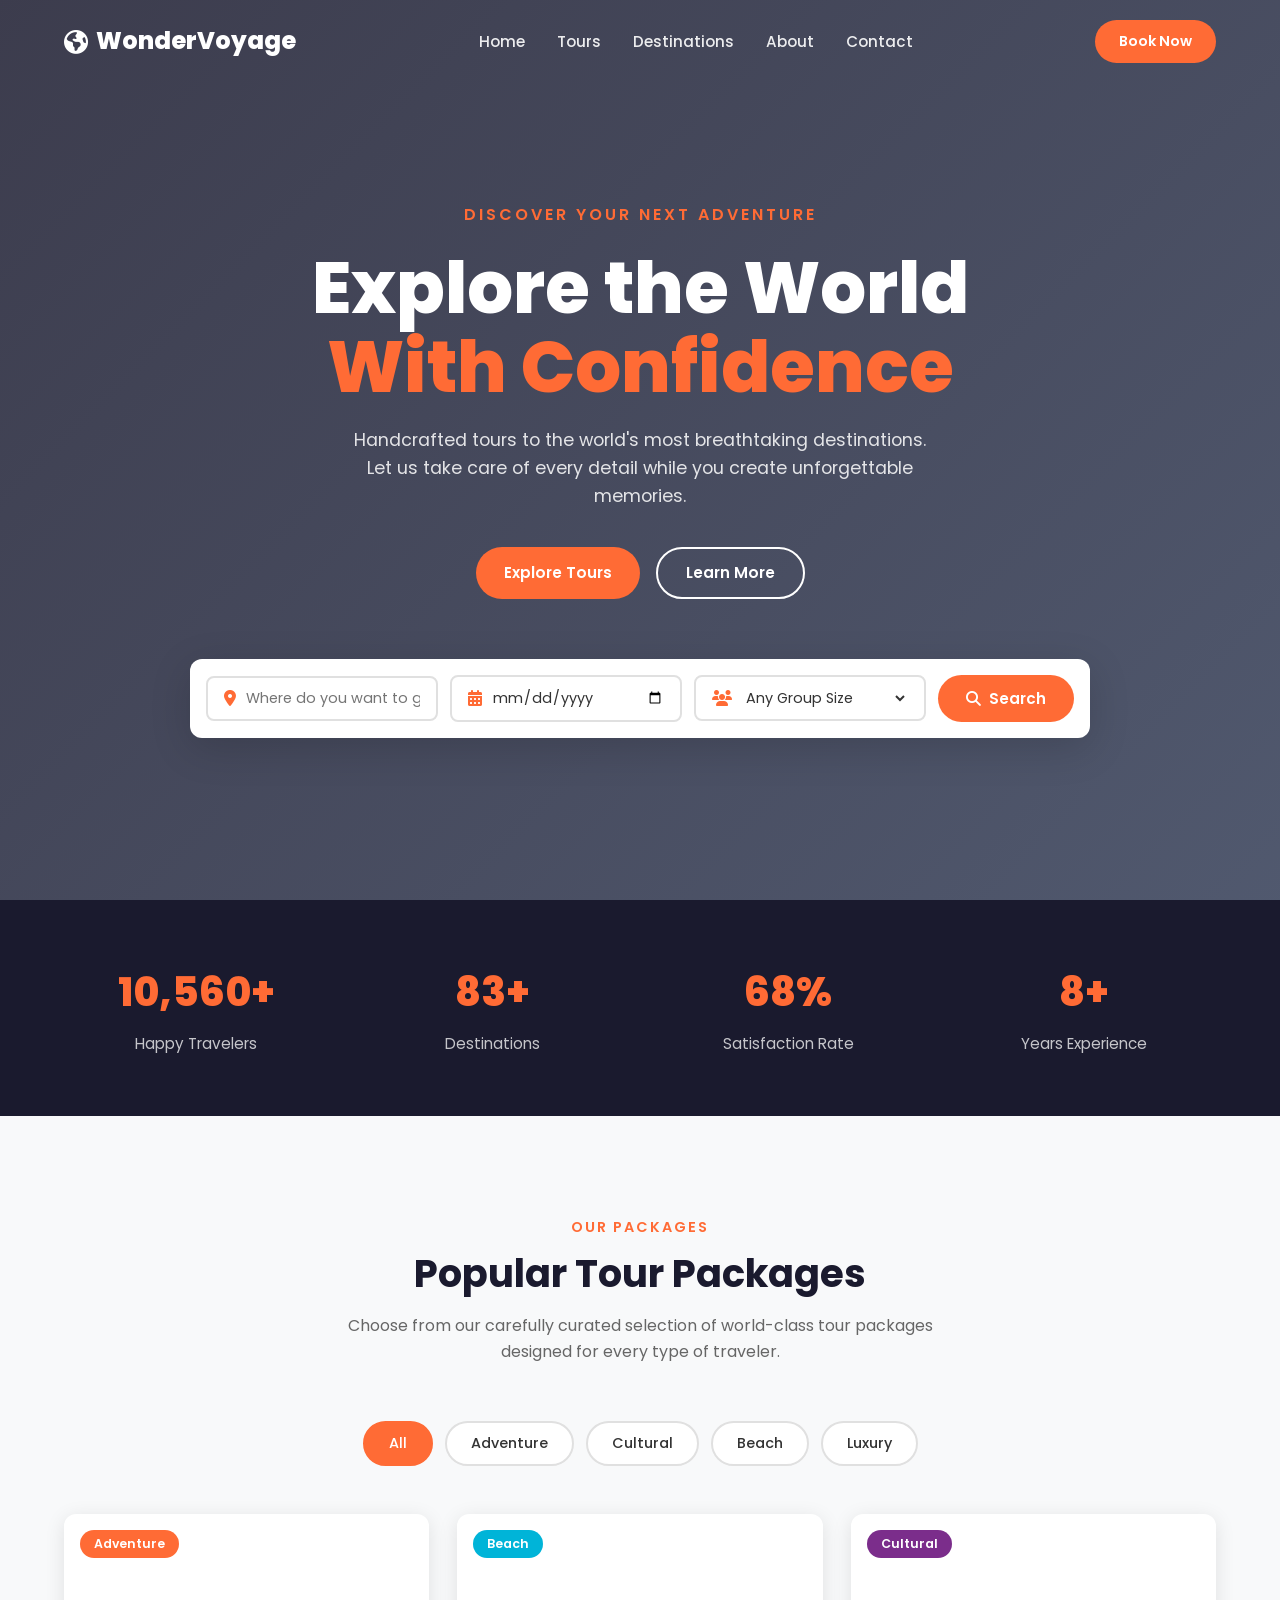
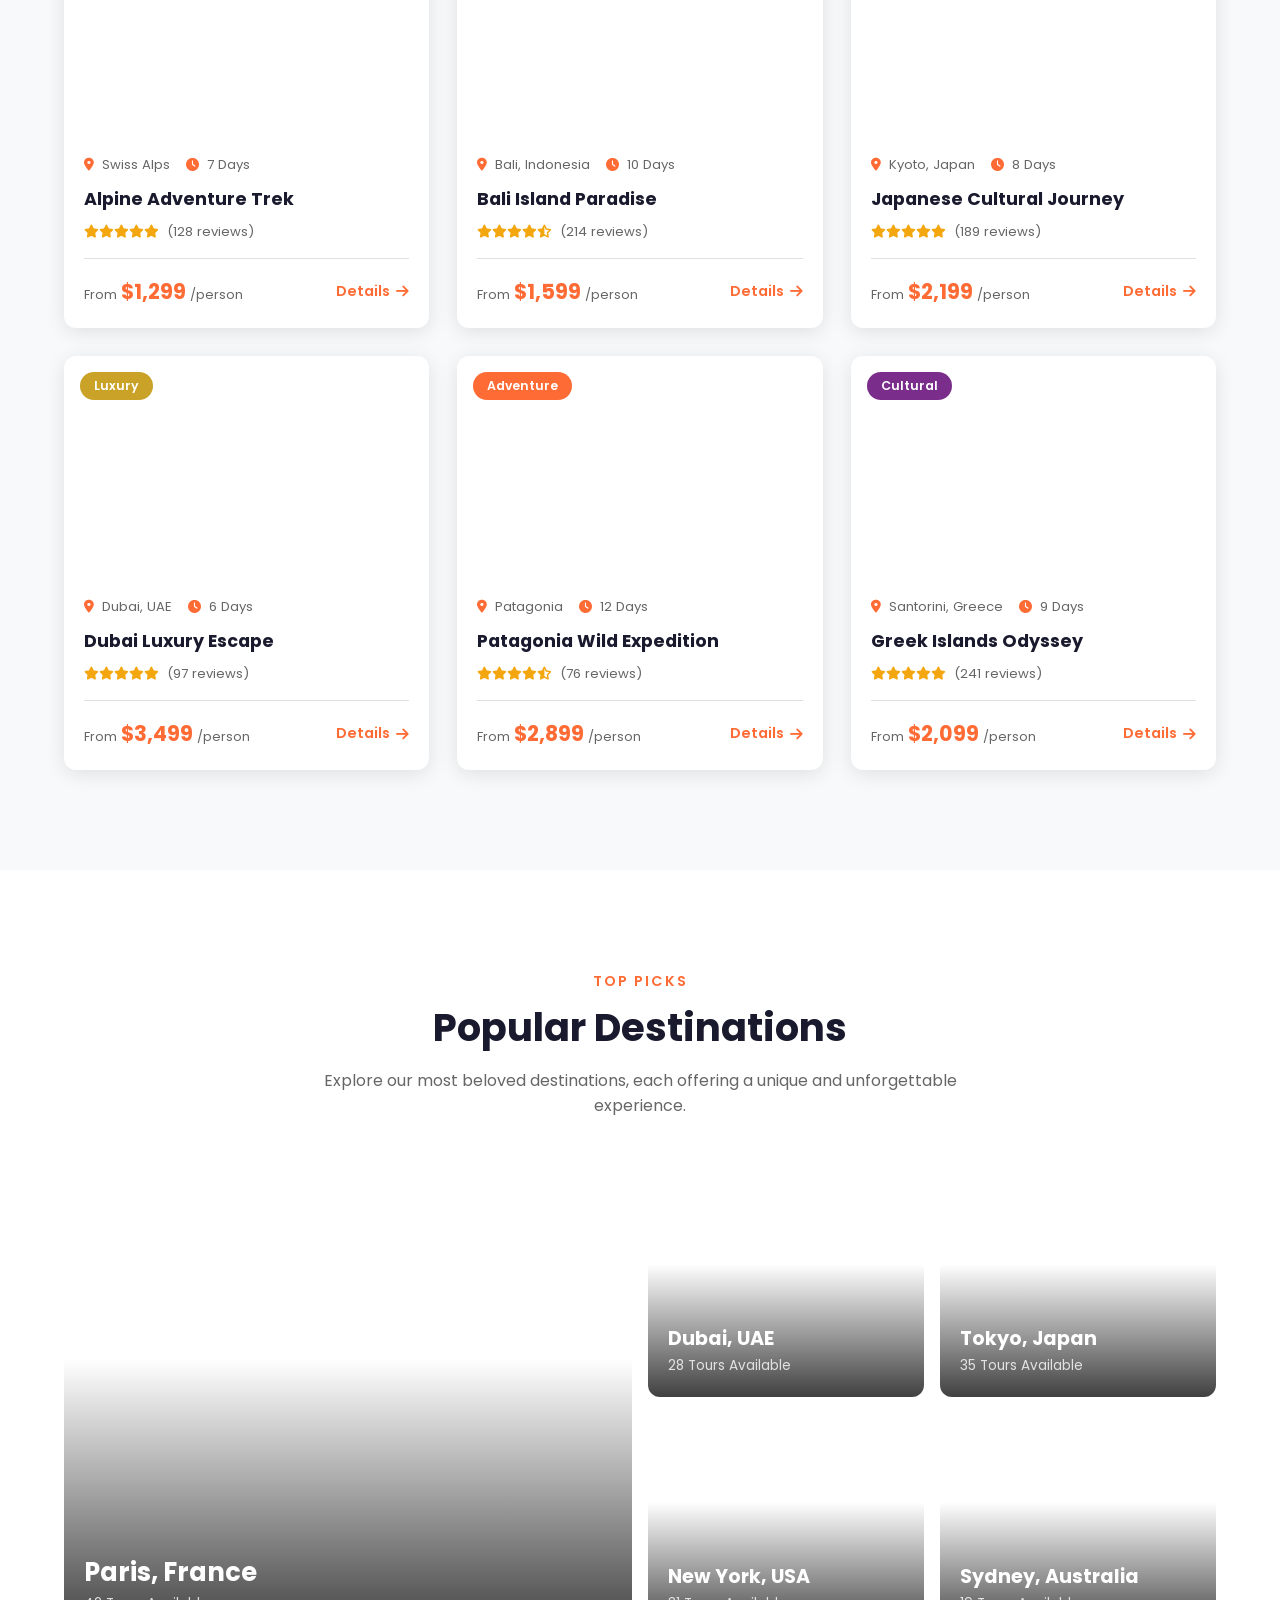
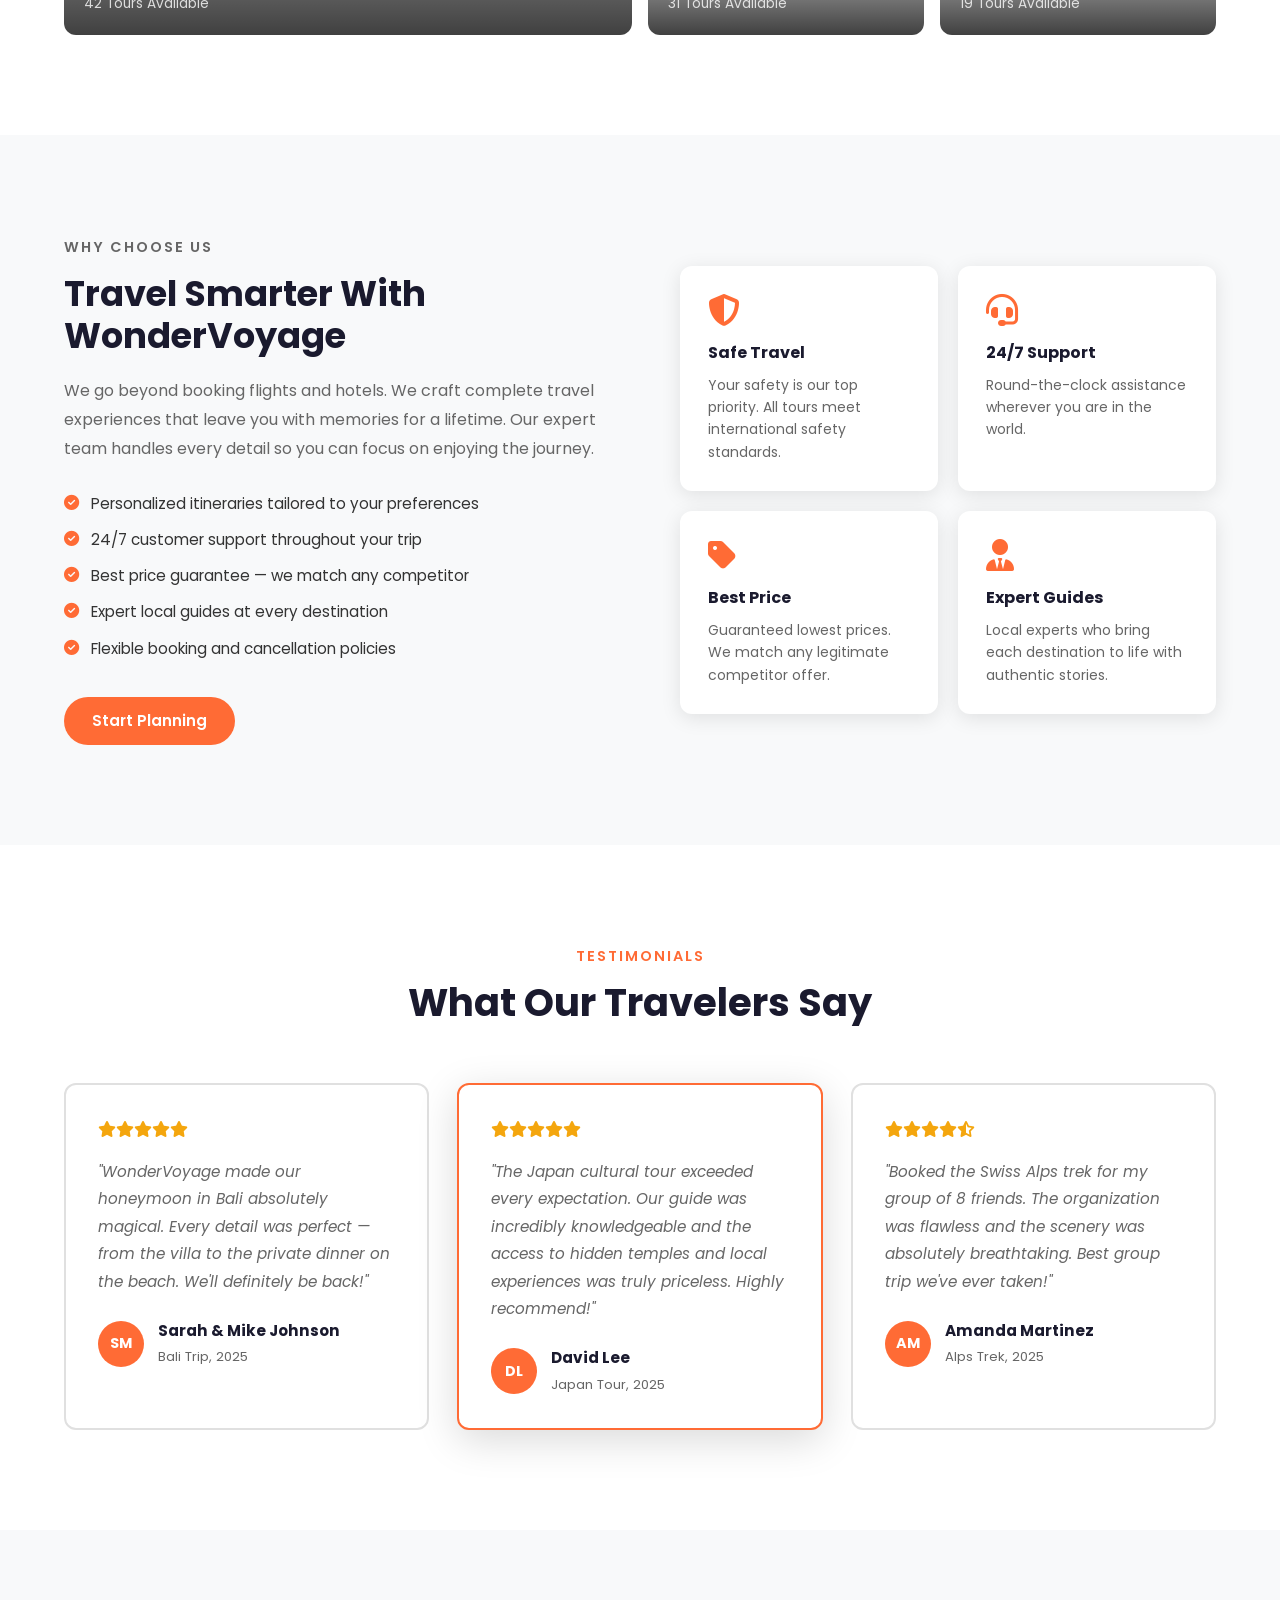
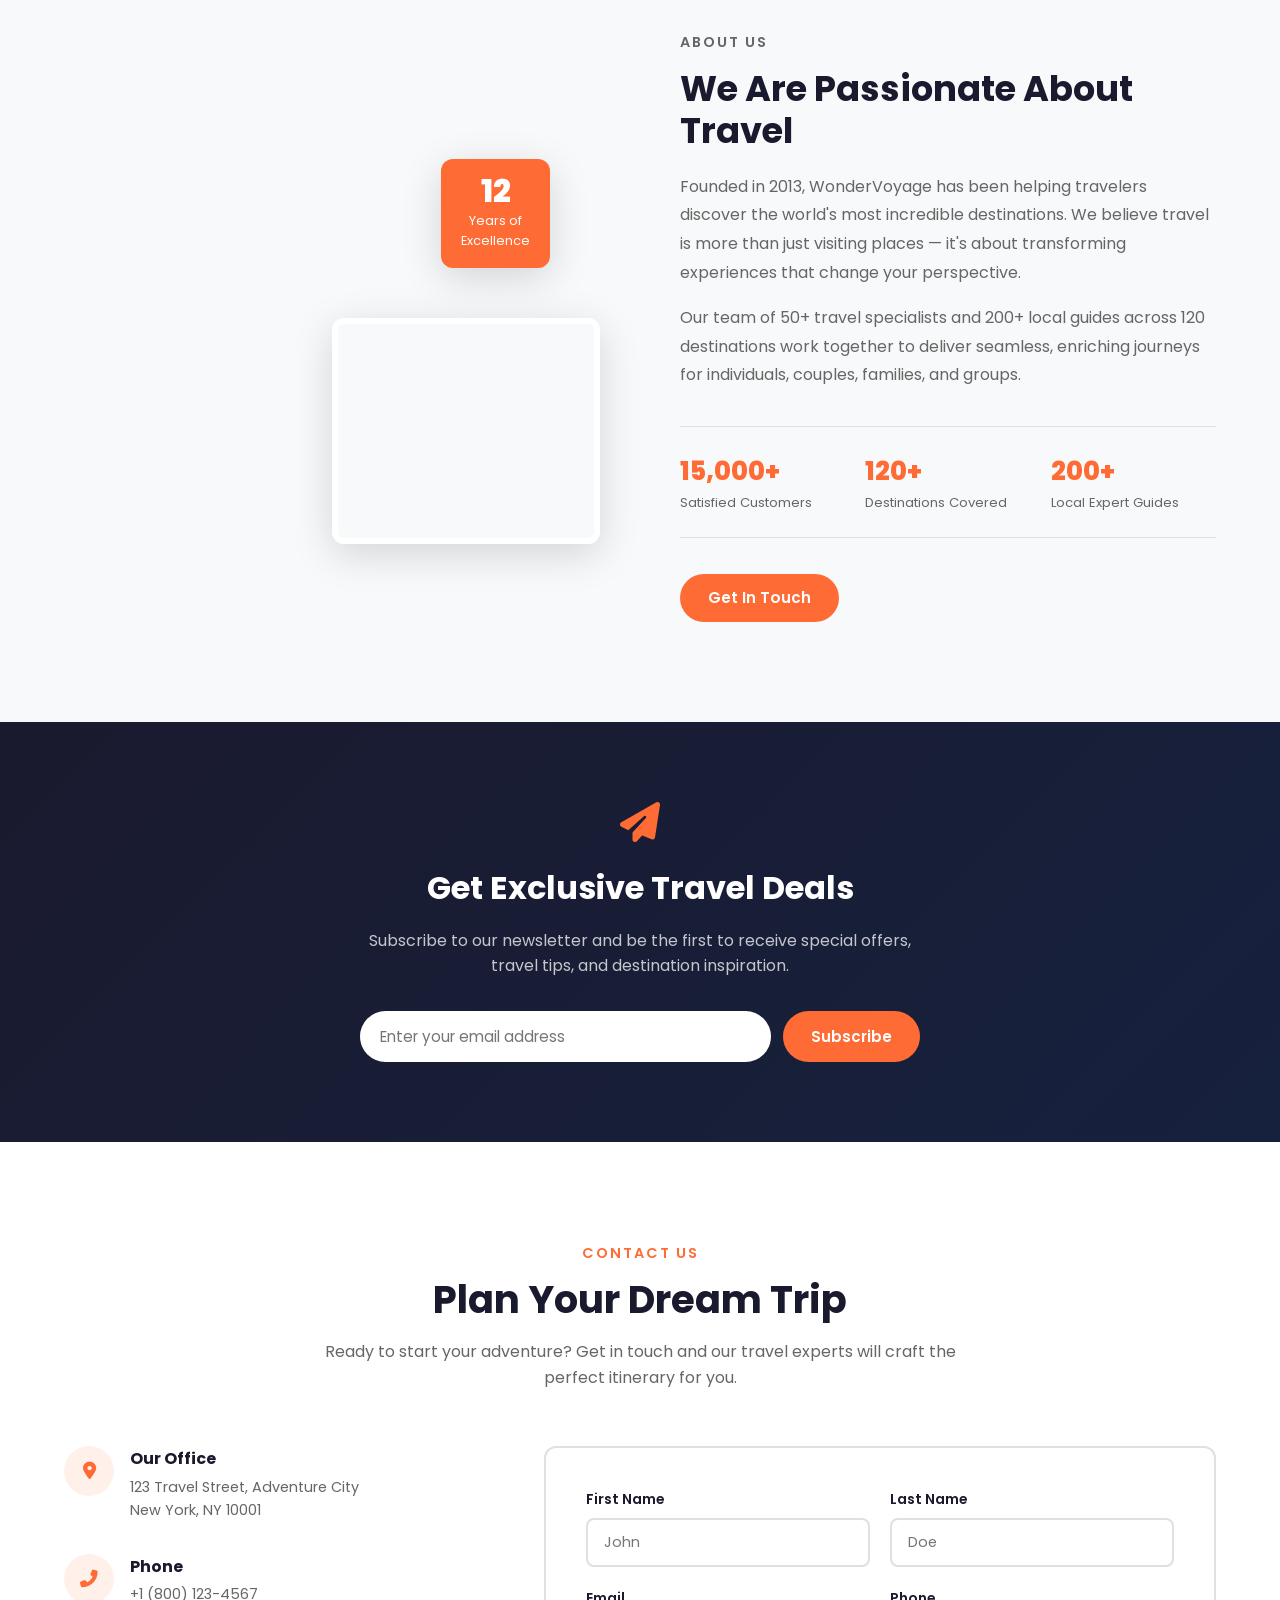
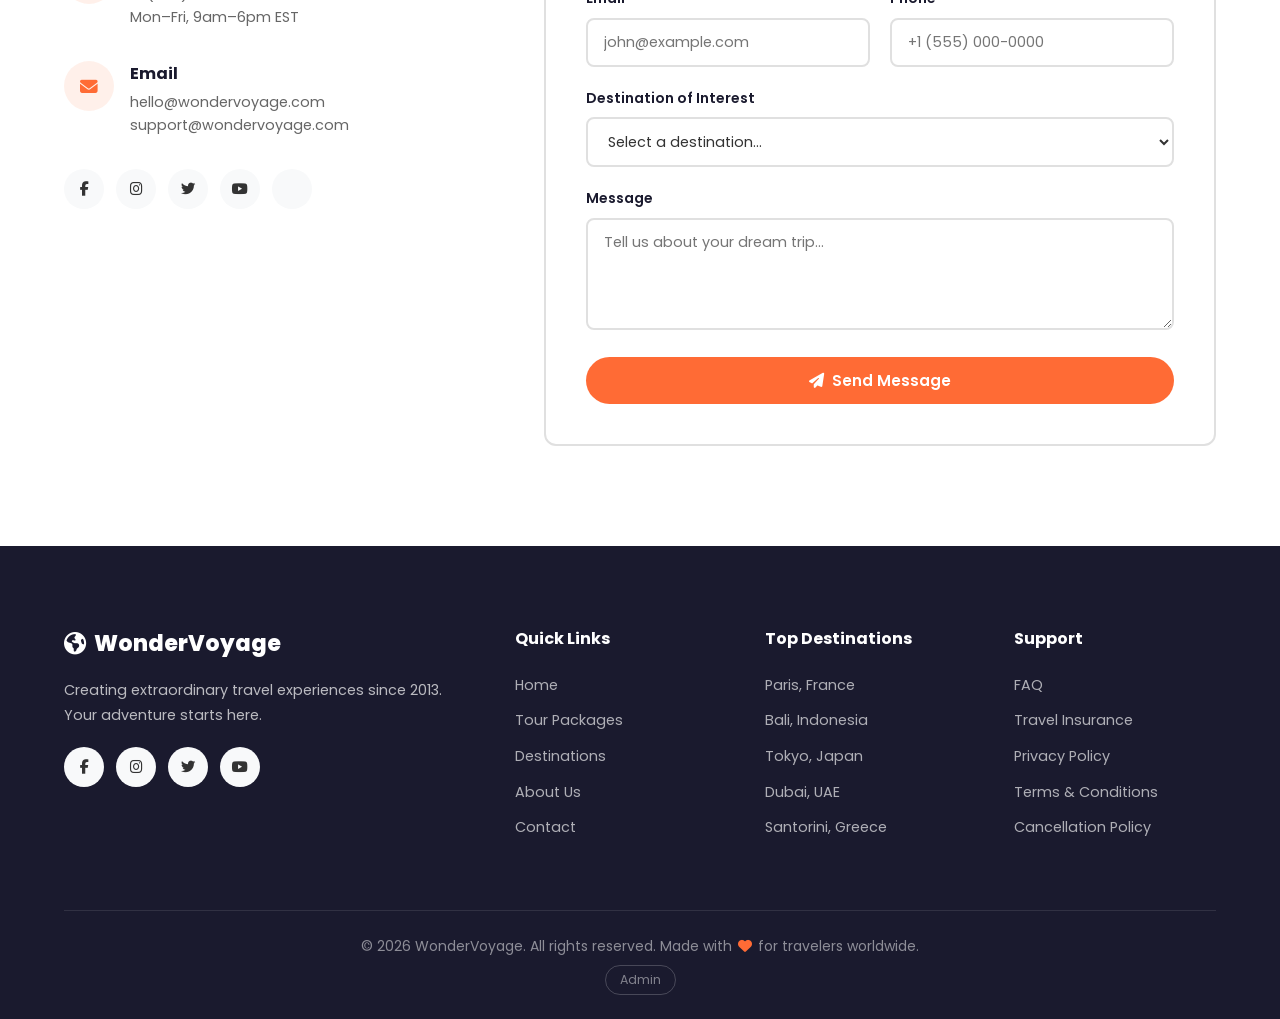
<file: index.html>
<!DOCTYPE html>
<html lang="en">
<head>
  <meta charset="UTF-8" />
  <meta name="viewport" content="width=device-width, initial-scale=1.0" />
  <title>WonderVoyage | Explore the World</title>
  <link rel="stylesheet" href="style.css" />
  <link href="https://fonts.googleapis.com/css2?family=Poppins:wght@300;400;600;700;800&display=swap" rel="stylesheet" />
  <link rel="stylesheet" href="https://cdnjs.cloudflare.com/ajax/libs/font-awesome/6.5.0/css/all.min.css" />
</head>
<body>

  <!-- NAVBAR -->
  <nav class="navbar" id="navbar">
    <div class="nav-container">
      <a href="#home" class="logo">
        <i class="fas fa-globe-americas"></i> WonderVoyage
      </a>
      <ul class="nav-links" id="navLinks">
        <li><a href="#home">Home</a></li>
        <li><a href="tours.html">Tours</a></li>
        <li><a href="#destinations">Destinations</a></li>
        <li><a href="#about">About</a></li>
        <li><a href="#contact">Contact</a></li>
      </ul>
      <a href="#contact" class="btn btn-nav">Book Now</a>
      <div class="hamburger" id="hamburger">
        <span></span><span></span><span></span>
      </div>
      
    </div>
  </nav>

  <!-- HERO -->
  <section class="hero" id="home">
    <div class="hero-overlay"></div>
    <div class="hero-content">
      <p class="hero-subtitle">Discover Your Next Adventure</p>
      <h1>Explore the World<br /><span>With Confidence</span></h1>
      <p class="hero-desc">Handcrafted tours to the world's most breathtaking destinations. Let us take care of every detail while you create unforgettable memories.</p>
      <div class="hero-btns">
        <a href="tours.html" class="btn btn-primary">Explore Tours</a>
        <a href="#about" class="btn btn-outline">Learn More</a>
      </div>
    </div>
    <div class="hero-search">
      <div class="search-box">
        <div class="search-field">
          <i class="fas fa-map-marker-alt"></i>
          <input type="text" id="searchDestination" placeholder="Where do you want to go?" />
        </div>
        <div class="search-field">
          <i class="fas fa-calendar-alt"></i>
          <input type="date" id="searchDate" />
        </div>
        <div class="search-field">
          <i class="fas fa-users"></i>
          <select id="searchGuests">
            <option value="">Any Group Size</option>
            <option value="1">1 Person</option>
            <option value="2">2 People</option>
            <option value="3">3-5 People</option>
            <option value="6">6+ People</option>
          </select>
        </div>
        <button class="btn btn-primary search-btn" id="searchBtn" onclick="handleSearch()">
          <i class="fas fa-search"></i> Search
        </button>
      </div>
    </div>
  </section>

  <!-- STATS -->
  <section class="stats">
    <div class="container">
      <div class="stat-item">
        <h3>15,000+</h3>
        <p>Happy Travelers</p>
      </div>
      <div class="stat-item">
        <h3>120+</h3>
        <p>Destinations</p>
      </div>
      <div class="stat-item">
        <h3>98%</h3>
        <p>Satisfaction Rate</p>
      </div>
      <div class="stat-item">
        <h3>12+</h3>
        <p>Years Experience</p>
      </div>
    </div>
  </section>

  <!-- TOURS -->
  <section class="tours" id="tours">
    <div class="container">
      <div class="section-header">
        <p class="section-tag">Our Packages</p>
        <h2>Popular Tour Packages</h2>
        <p class="section-desc">Choose from our carefully curated selection of world-class tour packages designed for every type of traveler.</p>
      </div>
      <div id="searchResultBanner" class="search-result-banner" style="display:none;"></div>
      <div class="tour-filters">
        <button class="filter-btn active" data-filter="all">All</button>
        <button class="filter-btn" data-filter="adventure">Adventure</button>
        <button class="filter-btn" data-filter="cultural">Cultural</button>
        <button class="filter-btn" data-filter="beach">Beach</button>
        <button class="filter-btn" data-filter="luxury">Luxury</button>
      </div>
      <div class="tours-grid">

        <div class="tour-card" data-category="adventure" data-location="swiss alps switzerland" data-title="alpine adventure trek">
          <div class="tour-img" style="background-image: url('https://images.unsplash.com/photo-1506905925346-21bda4d32df4?w=600')">
            <span class="tour-badge">Adventure</span>
            <div class="tour-overlay">
              <a href="tours.html?tour=1" class="btn btn-primary">Book Now</a>
            </div>
          </div>
          <div class="tour-info">
            <div class="tour-meta">
              <span><i class="fas fa-map-marker-alt"></i> Swiss Alps</span>
              <span><i class="fas fa-clock"></i> 7 Days</span>
            </div>
            <h3>Alpine Adventure Trek</h3>
            <div class="tour-rating">
              <i class="fas fa-star"></i><i class="fas fa-star"></i><i class="fas fa-star"></i><i class="fas fa-star"></i><i class="fas fa-star"></i>
              <span>(128 reviews)</span>
            </div>
            <div class="tour-footer">
              <div class="tour-price">
                <span class="price-from">From</span>
                <span class="price">$1,299</span>
                <span class="price-per">/person</span>
              </div>
              <a href="tours.html" class="btn-link">Details <i class="fas fa-arrow-right"></i></a>
            </div>
          </div>
        </div>

        <div class="tour-card" data-category="beach" data-location="bali indonesia" data-title="bali island paradise">
          <div class="tour-img" style="background-image: url('https://images.unsplash.com/photo-1537996194471-e657df975ab4?w=600')">
            <span class="tour-badge beach">Beach</span>
            <div class="tour-overlay">
              <a href="tours.html?tour=2" class="btn btn-primary">Book Now</a>
            </div>
          </div>
          <div class="tour-info">
            <div class="tour-meta">
              <span><i class="fas fa-map-marker-alt"></i> Bali, Indonesia</span>
              <span><i class="fas fa-clock"></i> 10 Days</span>
            </div>
            <h3>Bali Island Paradise</h3>
            <div class="tour-rating">
              <i class="fas fa-star"></i><i class="fas fa-star"></i><i class="fas fa-star"></i><i class="fas fa-star"></i><i class="fas fa-star-half-alt"></i>
              <span>(214 reviews)</span>
            </div>
            <div class="tour-footer">
              <div class="tour-price">
                <span class="price-from">From</span>
                <span class="price">$1,599</span>
                <span class="price-per">/person</span>
              </div>
              <a href="tours.html" class="btn-link">Details <i class="fas fa-arrow-right"></i></a>
            </div>
          </div>
        </div>

        <div class="tour-card" data-category="cultural" data-location="kyoto japan" data-title="japanese cultural journey">
          <div class="tour-img" style="background-image: url('https://images.unsplash.com/photo-1539037116277-4db20889f2d4?w=600')">
            <span class="tour-badge cultural">Cultural</span>
            <div class="tour-overlay">
              <a href="tours.html?tour=3" class="btn btn-primary">Book Now</a>
            </div>
          </div>
          <div class="tour-info">
            <div class="tour-meta">
              <span><i class="fas fa-map-marker-alt"></i> Kyoto, Japan</span>
              <span><i class="fas fa-clock"></i> 8 Days</span>
            </div>
            <h3>Japanese Cultural Journey</h3>
            <div class="tour-rating">
              <i class="fas fa-star"></i><i class="fas fa-star"></i><i class="fas fa-star"></i><i class="fas fa-star"></i><i class="fas fa-star"></i>
              <span>(189 reviews)</span>
            </div>
            <div class="tour-footer">
              <div class="tour-price">
                <span class="price-from">From</span>
                <span class="price">$2,199</span>
                <span class="price-per">/person</span>
              </div>
              <a href="tours.html" class="btn-link">Details <i class="fas fa-arrow-right"></i></a>
            </div>
          </div>
        </div>

        <div class="tour-card" data-category="luxury" data-location="dubai uae emirates" data-title="dubai luxury escape">
          <div class="tour-img" style="background-image: url('https://images.unsplash.com/photo-1512453979798-5ea266f8880c?w=600')">
            <span class="tour-badge luxury">Luxury</span>
            <div class="tour-overlay">
              <a href="tours.html?tour=4" class="btn btn-primary">Book Now</a>
            </div>
          </div>
          <div class="tour-info">
            <div class="tour-meta">
              <span><i class="fas fa-map-marker-alt"></i> Dubai, UAE</span>
              <span><i class="fas fa-clock"></i> 6 Days</span>
            </div>
            <h3>Dubai Luxury Escape</h3>
            <div class="tour-rating">
              <i class="fas fa-star"></i><i class="fas fa-star"></i><i class="fas fa-star"></i><i class="fas fa-star"></i><i class="fas fa-star"></i>
              <span>(97 reviews)</span>
            </div>
            <div class="tour-footer">
              <div class="tour-price">
                <span class="price-from">From</span>
                <span class="price">$3,499</span>
                <span class="price-per">/person</span>
              </div>
              <a href="tours.html" class="btn-link">Details <i class="fas fa-arrow-right"></i></a>
            </div>
          </div>
        </div>

        <div class="tour-card" data-category="adventure" data-location="patagonia argentina chile" data-title="patagonia wild expedition">
          <div class="tour-img" style="background-image: url('https://images.unsplash.com/photo-1523805009345-7448845a9e53?w=600')">
            <span class="tour-badge">Adventure</span>
            <div class="tour-overlay">
              <a href="tours.html?tour=5" class="btn btn-primary">Book Now</a>
            </div>
          </div>
          <div class="tour-info">
            <div class="tour-meta">
              <span><i class="fas fa-map-marker-alt"></i> Patagonia</span>
              <span><i class="fas fa-clock"></i> 12 Days</span>
            </div>
            <h3>Patagonia Wild Expedition</h3>
            <div class="tour-rating">
              <i class="fas fa-star"></i><i class="fas fa-star"></i><i class="fas fa-star"></i><i class="fas fa-star"></i><i class="fas fa-star-half-alt"></i>
              <span>(76 reviews)</span>
            </div>
            <div class="tour-footer">
              <div class="tour-price">
                <span class="price-from">From</span>
                <span class="price">$2,899</span>
                <span class="price-per">/person</span>
              </div>
              <a href="tours.html" class="btn-link">Details <i class="fas fa-arrow-right"></i></a>
            </div>
          </div>
        </div>

        <div class="tour-card" data-category="cultural beach" data-location="santorini greece greek islands" data-title="greek islands odyssey">
          <div class="tour-img" style="background-image: url('https://images.unsplash.com/photo-1552465011-b4e21bf6e79a?w=600')">
            <span class="tour-badge cultural">Cultural</span>
            <div class="tour-overlay">
              <a href="tours.html?tour=6" class="btn btn-primary">Book Now</a>
            </div>
          </div>
          <div class="tour-info">
            <div class="tour-meta">
              <span><i class="fas fa-map-marker-alt"></i> Santorini, Greece</span>
              <span><i class="fas fa-clock"></i> 9 Days</span>
            </div>
            <h3>Greek Islands Odyssey</h3>
            <div class="tour-rating">
              <i class="fas fa-star"></i><i class="fas fa-star"></i><i class="fas fa-star"></i><i class="fas fa-star"></i><i class="fas fa-star"></i>
              <span>(241 reviews)</span>
            </div>
            <div class="tour-footer">
              <div class="tour-price">
                <span class="price-from">From</span>
                <span class="price">$2,099</span>
                <span class="price-per">/person</span>
              </div>
              <a href="tours.html" class="btn-link">Details <i class="fas fa-arrow-right"></i></a>
            </div>
          </div>
        </div>

      </div>
    </div>
  </section>

  <!-- DESTINATIONS -->
  <section class="destinations" id="destinations">
    <div class="container">
      <div class="section-header">
        <p class="section-tag">Top Picks</p>
        <h2>Popular Destinations</h2>
        <p class="section-desc">Explore our most beloved destinations, each offering a unique and unforgettable experience.</p>
      </div>
      <div class="dest-grid">
        <div class="dest-card large" style="background-image: url('https://images.unsplash.com/photo-1502602898657-3e91760cbb34?w=800')">
          <div class="dest-overlay">
            <h3>Paris, France</h3>
            <p>42 Tours Available</p>
          </div>
        </div>
        <div class="dest-card" style="background-image: url('https://images.unsplash.com/photo-1518684079-3c830dcef090?w=600')">
          <div class="dest-overlay">
            <h3>Dubai, UAE</h3>
            <p>28 Tours Available</p>
          </div>
        </div>
        <div class="dest-card" style="background-image: url('https://images.unsplash.com/photo-1540959733332-eab4deabeeaf?w=600')">
          <div class="dest-overlay">
            <h3>Tokyo, Japan</h3>
            <p>35 Tours Available</p>
          </div>
        </div>
        <div class="dest-card" style="background-image: url('https://images.unsplash.com/photo-1491557345352-5929e343eb89?w=600')">
          <div class="dest-overlay">
            <h3>New York, USA</h3>
            <p>31 Tours Available</p>
          </div>
        </div>
        <div class="dest-card" style="background-image: url('https://images.unsplash.com/photo-1523482580672-f109ba8cb9be?w=600')">
          <div class="dest-overlay">
            <h3>Sydney, Australia</h3>
            <p>19 Tours Available</p>
          </div>
        </div>
      </div>
    </div>
  </section>

  <!-- WHY US -->
  <section class="why-us">
    <div class="container">
      <div class="why-content">
        <div class="why-text">
          <p class="section-tag">Why Choose Us</p>
          <h2>Travel Smarter With WonderVoyage</h2>
          <p>We go beyond booking flights and hotels. We craft complete travel experiences that leave you with memories for a lifetime. Our expert team handles every detail so you can focus on enjoying the journey.</p>
          <ul class="why-list">
            <li><i class="fas fa-check-circle"></i> Personalized itineraries tailored to your preferences</li>
            <li><i class="fas fa-check-circle"></i> 24/7 customer support throughout your trip</li>
            <li><i class="fas fa-check-circle"></i> Best price guarantee — we match any competitor</li>
            <li><i class="fas fa-check-circle"></i> Expert local guides at every destination</li>
            <li><i class="fas fa-check-circle"></i> Flexible booking and cancellation policies</li>
          </ul>
          <a href="#contact" class="btn btn-primary">Start Planning</a>
        </div>
        <div class="why-features">
          <div class="feature-card">
            <i class="fas fa-shield-alt"></i>
            <h4>Safe Travel</h4>
            <p>Your safety is our top priority. All tours meet international safety standards.</p>
          </div>
          <div class="feature-card">
            <i class="fas fa-headset"></i>
            <h4>24/7 Support</h4>
            <p>Round-the-clock assistance wherever you are in the world.</p>
          </div>
          <div class="feature-card">
            <i class="fas fa-tag"></i>
            <h4>Best Price</h4>
            <p>Guaranteed lowest prices. We match any legitimate competitor offer.</p>
          </div>
          <div class="feature-card">
            <i class="fas fa-user-tie"></i>
            <h4>Expert Guides</h4>
            <p>Local experts who bring each destination to life with authentic stories.</p>
          </div>
        </div>
      </div>
    </div>
  </section>

  <!-- TESTIMONIALS -->
  <section class="testimonials">
    <div class="container">
      <div class="section-header">
        <p class="section-tag">Testimonials</p>
        <h2>What Our Travelers Say</h2>
      </div>
      <div class="testimonials-grid">
        <div class="testimonial-card">
          <div class="stars">
            <i class="fas fa-star"></i><i class="fas fa-star"></i><i class="fas fa-star"></i><i class="fas fa-star"></i><i class="fas fa-star"></i>
          </div>
          <p>"WonderVoyage made our honeymoon in Bali absolutely magical. Every detail was perfect — from the villa to the private dinner on the beach. We'll definitely be back!"</p>
          <div class="reviewer">
            <div class="reviewer-avatar">SM</div>
            <div>
              <strong>Sarah & Mike Johnson</strong>
              <span>Bali Trip, 2025</span>
            </div>
          </div>
        </div>
        <div class="testimonial-card featured">
          <div class="stars">
            <i class="fas fa-star"></i><i class="fas fa-star"></i><i class="fas fa-star"></i><i class="fas fa-star"></i><i class="fas fa-star"></i>
          </div>
          <p>"The Japan cultural tour exceeded every expectation. Our guide was incredibly knowledgeable and the access to hidden temples and local experiences was truly priceless. Highly recommend!"</p>
          <div class="reviewer">
            <div class="reviewer-avatar">DL</div>
            <div>
              <strong>David Lee</strong>
              <span>Japan Tour, 2025</span>
            </div>
          </div>
        </div>
        <div class="testimonial-card">
          <div class="stars">
            <i class="fas fa-star"></i><i class="fas fa-star"></i><i class="fas fa-star"></i><i class="fas fa-star"></i><i class="fas fa-star-half-alt"></i>
          </div>
          <p>"Booked the Swiss Alps trek for my group of 8 friends. The organization was flawless and the scenery was absolutely breathtaking. Best group trip we've ever taken!"</p>
          <div class="reviewer">
            <div class="reviewer-avatar">AM</div>
            <div>
              <strong>Amanda Martinez</strong>
              <span>Alps Trek, 2025</span>
            </div>
          </div>
        </div>
      </div>
    </div>
  </section>

  <!-- ABOUT -->
  <section class="about" id="about">
    <div class="container">
      <div class="about-grid">
        <div class="about-images">
          <div class="about-img-main" style="background-image: url('https://images.unsplash.com/photo-1469854523086-cc02fe5d8800?w=600')"></div>
          <div class="about-img-sm" style="background-image: url('https://images.unsplash.com/photo-1436491865332-7a61a109cc05?w=400')"></div>
          <div class="about-badge-years">
            <span class="years-num">12</span>
            <span>Years of<br/>Excellence</span>
          </div>
        </div>
        <div class="about-text">
          <p class="section-tag">About Us</p>
          <h2>We Are Passionate About Travel</h2>
          <p>Founded in 2013, WonderVoyage has been helping travelers discover the world's most incredible destinations. We believe travel is more than just visiting places — it's about transforming experiences that change your perspective.</p>
          <p>Our team of 50+ travel specialists and 200+ local guides across 120 destinations work together to deliver seamless, enriching journeys for individuals, couples, families, and groups.</p>
          <div class="about-stats">
            <div>
              <h4>15,000+</h4>
              <p>Satisfied Customers</p>
            </div>
            <div>
              <h4>120+</h4>
              <p>Destinations Covered</p>
            </div>
            <div>
              <h4>200+</h4>
              <p>Local Expert Guides</p>
            </div>
          </div>
          <a href="#contact" class="btn btn-primary">Get In Touch</a>
        </div>
      </div>
    </div>
  </section>

  <!-- NEWSLETTER -->
  <section class="newsletter">
    <div class="container">
      <div class="newsletter-content">
        <i class="fas fa-paper-plane newsletter-icon"></i>
        <h2>Get Exclusive Travel Deals</h2>
        <p>Subscribe to our newsletter and be the first to receive special offers, travel tips, and destination inspiration.</p>
        <form class="newsletter-form" onsubmit="handleNewsletter(event)">
          <input type="email" placeholder="Enter your email address" required />
          <button type="submit" class="btn btn-primary">Subscribe</button>
        </form>
      </div>
    </div>
  </section>

  <!-- CONTACT -->
  <section class="contact" id="contact">
    <div class="container">
      <div class="section-header">
        <p class="section-tag">Contact Us</p>
        <h2>Plan Your Dream Trip</h2>
        <p class="section-desc">Ready to start your adventure? Get in touch and our travel experts will craft the perfect itinerary for you.</p>
      </div>
      <div class="contact-grid">
        <div class="contact-info">
          <div class="contact-item">
            <div class="contact-icon"><i class="fas fa-map-marker-alt"></i></div>
            <div>
              <h4>Our Office</h4>
              <p>123 Travel Street, Adventure City<br />New York, NY 10001</p>
            </div>
          </div>
          <div class="contact-item">
            <div class="contact-icon"><i class="fas fa-phone-alt"></i></div>
            <div>
              <h4>Phone</h4>
              <p>+1 (800) 123-4567<br />Mon–Fri, 9am–6pm EST</p>
            </div>
          </div>
          <div class="contact-item">
            <div class="contact-icon"><i class="fas fa-envelope"></i></div>
            <div>
              <h4>Email</h4>
              <p>hello@wondervoyage.com<br />support@wondervoyage.com</p>
            </div>
          </div>
          <div class="social-links">
            <a href="#"><i class="fab fa-facebook-f"></i></a>
            <a href="#"><i class="fab fa-instagram"></i></a>
            <a href="#"><i class="fab fa-twitter"></i></a>
            <a href="#"><i class="fab fa-youtube"></i></a>
            <a href="#"><i class="fab fa-tripadvisor"></i></a>
          </div>
        </div>
        <form class="contact-form" onsubmit="handleContact(event)">
          <div class="form-row">
            <div class="form-group">
              <label>First Name</label>
              <input type="text" placeholder="John" required />
            </div>
            <div class="form-group">
              <label>Last Name</label>
              <input type="text" placeholder="Doe" required />
            </div>
          </div>
          <div class="form-row">
            <div class="form-group">
              <label>Email</label>
              <input type="email" placeholder="john@example.com" required />
            </div>
            <div class="form-group">
              <label>Phone</label>
              <input type="tel" placeholder="+1 (555) 000-0000" />
            </div>
          </div>
          <div class="form-group">
            <label>Destination of Interest</label>
            <select>
              <option value="">Select a destination...</option>
              <option>Swiss Alps</option>
              <option>Bali, Indonesia</option>
              <option>Kyoto, Japan</option>
              <option>Dubai, UAE</option>
              <option>Patagonia</option>
              <option>Santorini, Greece</option>
              <option>Other</option>
            </select>
          </div>
          <div class="form-group">
            <label>Message</label>
            <textarea rows="4" placeholder="Tell us about your dream trip..."></textarea>
          </div>
          <button type="submit" class="btn btn-primary full-width">
            <i class="fas fa-paper-plane"></i> Send Message
          </button>
        </form>
      </div>
    </div>
  </section>

  <!-- FOOTER -->
  <footer class="footer">
    <div class="container">
      <div class="footer-grid">
        <div class="footer-brand">
          <a href="#home" class="logo"><i class="fas fa-globe-americas"></i> WonderVoyage</a>
          <p>Creating extraordinary travel experiences since 2013. Your adventure starts here.</p>
          <div class="social-links">
            <a href="#"><i class="fab fa-facebook-f"></i></a>
            <a href="#"><i class="fab fa-instagram"></i></a>
            <a href="#"><i class="fab fa-twitter"></i></a>
            <a href="#"><i class="fab fa-youtube"></i></a>
          </div>
        </div>
        <div class="footer-links">
          <h4>Quick Links</h4>
          <ul>
            <li><a href="#home">Home</a></li>
            <li><a href="#tours">Tour Packages</a></li>
            <li><a href="#destinations">Destinations</a></li>
            <li><a href="#about">About Us</a></li>
            <li><a href="#contact">Contact</a></li>
          </ul>
        </div>
        <div class="footer-links">
          <h4>Top Destinations</h4>
          <ul>
            <li><a href="#">Paris, France</a></li>
            <li><a href="#">Bali, Indonesia</a></li>
            <li><a href="#">Tokyo, Japan</a></li>
            <li><a href="#">Dubai, UAE</a></li>
            <li><a href="#">Santorini, Greece</a></li>
          </ul>
        </div>
        <div class="footer-links">
          <h4>Support</h4>
          <ul>
            <li><a href="#">FAQ</a></li>
            <li><a href="#">Travel Insurance</a></li>
            <li><a href="#">Privacy Policy</a></li>
            <li><a href="#">Terms & Conditions</a></li>
            <li><a href="#">Cancellation Policy</a></li>
          </ul>
        </div>
      </div>
      <div class="footer-bottom">
        <p>&copy; 2026 WonderVoyage. All rights reserved. Made with <i class="fas fa-heart"></i> for travelers worldwide.</p>
        <a href="admin.html" class="admin-link">Admin</a>
      </div>
    </div>
  </footer>

  <!-- Back to Top -->
  <a href="#home" class="back-to-top" id="backToTop">
    <i class="fas fa-chevron-up"></i>
  </a>

  <script src="script.js"></script>
</body>
</html>
</file>
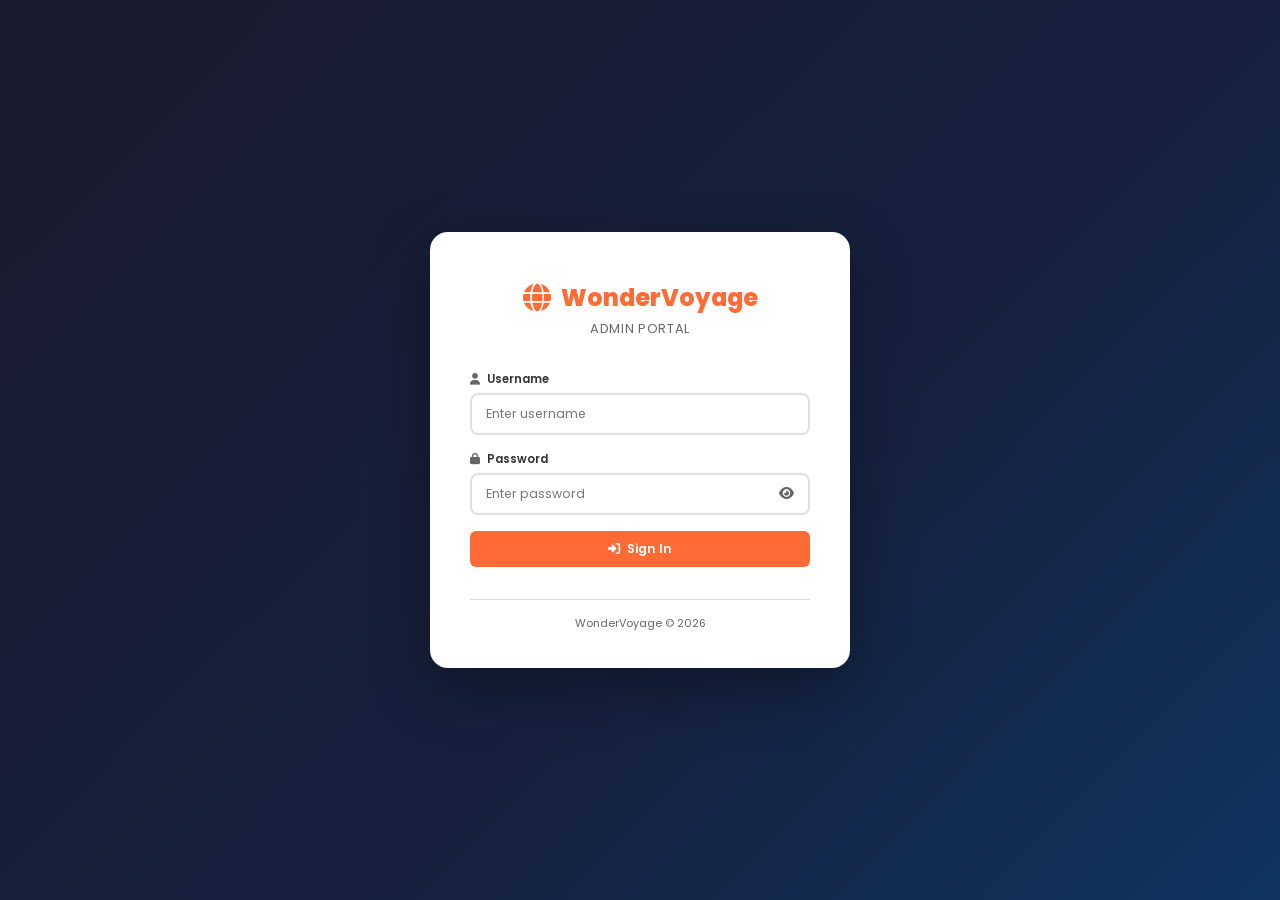
<file: admin.html>
<!DOCTYPE html>
<html lang="en">
<head>
  <meta charset="UTF-8" />
  <meta name="viewport" content="width=device-width, initial-scale=1.0" />
  <title>WonderVoyage Admin Portal</title>
  <link href="https://fonts.googleapis.com/css2?family=Poppins:wght@300;400;600;700;800&display=swap" rel="stylesheet" />
  <link rel="stylesheet" href="https://cdnjs.cloudflare.com/ajax/libs/font-awesome/6.5.0/css/all.min.css" />
  <link rel="stylesheet" href="admin.css" />
</head>
<body>

<!-- ===================== LOGIN SCREEN ===================== -->
<div id="loginScreen">
  <div class="login-card">
    <div class="login-logo">
      <i class="fas fa-globe"></i>
      <span>WonderVoyage</span>
    </div>
    <p class="login-subtitle">Admin Portal</p>
    <div class="login-form">
      <div class="form-group">
        <label for="loginUser"><i class="fas fa-user"></i> Username</label>
        <input type="text" id="loginUser" placeholder="Enter username" autocomplete="username" />
      </div>
      <div class="form-group">
        <label for="loginPass"><i class="fas fa-lock"></i> Password</label>
        <div class="pass-wrap">
          <input type="password" id="loginPass" placeholder="Enter password" autocomplete="current-password"
            onkeydown="if(event.key==='Enter')adminLogin()" />
          <button type="button" class="pass-toggle" onclick="togglePassVis()" title="Show/hide password">
            <i class="fas fa-eye" id="passEyeIcon"></i>
          </button>
        </div>
      </div>
      <div id="loginError" class="login-error" style="display:none;"></div>
      <button class="btn btn-primary btn-full" onclick="adminLogin()">
        <i class="fas fa-sign-in-alt"></i> Sign In
      </button>
    </div>
    <div class="login-footer">WonderVoyage &copy; 2026</div>
  </div>
</div>

<!-- ===================== DASHBOARD ===================== -->
<div id="dashboard" style="display:none;">

  <!-- SIDEBAR -->
  <aside class="sidebar" id="sidebar">
    <div class="sidebar-logo">
      <i class="fas fa-globe"></i>
      <span>WonderVoyage</span>
    </div>
    <div class="sidebar-user">
      <div class="user-avatar">AD</div>
      <div class="user-info">
        <strong>Admin</strong>
        <span>Administrator</span>
      </div>
    </div>
    <nav class="sidebar-nav">
      <a class="nav-item active" data-section="dashboard" onclick="showSection('dashboard')">
        <i class="fas fa-chart-line"></i> Dashboard
      </a>
      <a class="nav-item" data-section="tours" onclick="showSection('tours')">
        <i class="fas fa-map-marked-alt"></i> Tours
      </a>
      <a class="nav-item" data-section="availability" onclick="showSection('availability')">
        <i class="fas fa-calendar-alt"></i> Availability
      </a>
      <a class="nav-item" data-section="bookings" onclick="showSection('bookings')">
        <i class="fas fa-suitcase"></i> Bookings
      </a>
      <a class="nav-item" data-section="settings" onclick="showSection('settings')">
        <i class="fas fa-cog"></i> Settings
      </a>
    </nav>
    <button class="sidebar-logout" onclick="adminLogout()">
      <i class="fas fa-sign-out-alt"></i> Logout
    </button>
  </aside>

  <!-- HEADER -->
  <header class="top-header">
    <div class="header-left">
      <button class="hamburger-btn" id="hamburgerBtn" onclick="toggleSidebar()">
        <i class="fas fa-bars"></i>
      </button>
      <h1 class="page-title" id="pageTitle">Dashboard</h1>
    </div>
    <div class="header-right">
      <div class="notif-wrap">
        <button class="notif-btn" onclick="showSection('bookings')">
          <i class="fas fa-bell"></i>
          <span class="notif-badge" id="notifBadge" style="display:none;">0</span>
        </button>
      </div>
      <span class="header-admin-name"><i class="fas fa-user-circle"></i> Admin</span>
    </div>
  </header>

  <!-- MAIN CONTENT -->
  <main class="main-content">

    <!-- ===== SECTION: Dashboard ===== -->
    <section id="sec-dashboard" class="admin-section">
      <div class="stat-cards">
        <div class="stat-card">
          <div class="stat-icon"><i class="fas fa-map-marked-alt"></i></div>
          <div class="stat-info">
            <span class="stat-label">Total Tours</span>
            <strong class="stat-value" id="stat-tours">0</strong>
          </div>
        </div>
        <div class="stat-card">
          <div class="stat-icon"><i class="fas fa-suitcase"></i></div>
          <div class="stat-info">
            <span class="stat-label">Total Bookings</span>
            <strong class="stat-value" id="stat-bookings">0</strong>
          </div>
        </div>
        <div class="stat-card">
          <div class="stat-icon"><i class="fas fa-dollar-sign"></i></div>
          <div class="stat-info">
            <span class="stat-label">This Month Revenue</span>
            <strong class="stat-value" id="stat-revenue">$0</strong>
          </div>
        </div>
        <div class="stat-card">
          <div class="stat-icon"><i class="fas fa-clock"></i></div>
          <div class="stat-info">
            <span class="stat-label">Pending Bookings</span>
            <strong class="stat-value" id="stat-pending">0</strong>
          </div>
        </div>
      </div>

      <div class="card">
        <div class="card-header">
          <h2><i class="fas fa-history"></i> Recent Bookings</h2>
        </div>
        <div class="table-wrap">
          <table class="admin-table" id="recentBookingsTable">
            <thead>
              <tr>
                <th>Ref</th>
                <th>Guest</th>
                <th>Tour</th>
                <th>Departure</th>
                <th>Total</th>
                <th>Status</th>
              </tr>
            </thead>
            <tbody id="recentBookingsTbody">
              <tr><td colspan="6" class="empty-row">No bookings yet.</td></tr>
            </tbody>
          </table>
        </div>
      </div>
    </section>

    <!-- ===== SECTION: Tours ===== -->
    <section id="sec-tours" class="admin-section" style="display:none;">
      <div class="section-header">
        <h2>Tour Packages</h2>
        <button class="btn btn-success" onclick="openTourModal(null)">
          <i class="fas fa-plus"></i> Add New Tour
        </button>
      </div>
      <div class="card">
        <div class="table-wrap">
          <table class="admin-table" id="toursAdminTable">
            <thead>
              <tr>
                <th>#</th>
                <th>Tour Name</th>
                <th>Category</th>
                <th>Destination</th>
                <th>Duration</th>
                <th>Price</th>
                <th>Status</th>
                <th>Actions</th>
              </tr>
            </thead>
            <tbody id="toursAdminTbody">
              <tr><td colspan="8" class="empty-row">Loading tours...</td></tr>
            </tbody>
          </table>
        </div>
      </div>
    </section>

    <!-- ===== SECTION: Availability ===== -->
    <section id="sec-availability" class="admin-section" style="display:none;">

      <!-- Header -->
      <div class="section-header">
        <h2><i class="fas fa-calendar-alt"></i> Availability Manager</h2>
        <div style="display:flex;gap:10px;flex-wrap:wrap;">
          <button class="btn btn-success" id="createSessionBtn" onclick="openCreateSession()">
            <i class="fas fa-plus"></i> Create New Session
          </button>
          <button class="btn btn-secondary" onclick="exportAvailabilityCSV()">
            <i class="fas fa-download"></i> Export CSV
          </button>
        </div>
      </div>

      <!-- Tour Selector + Stats -->
      <div class="card avail-top-bar">
        <div class="avail-tour-select-wrap">
          <i class="fas fa-map-marked-alt"></i>
          <label for="availTourSelect">View Tour:</label>
          <select id="availTourSelect" onchange="loadTourAvailability(parseInt(this.value))"></select>
        </div>
        <div class="avail-stats-row">
          <div class="avail-stat-chip chip-available"><i class="fas fa-check-circle"></i> Available <strong id="cnt-available">0</strong></div>
          <div class="avail-stat-chip chip-limited"><i class="fas fa-exclamation-circle"></i> Limited <strong id="cnt-limited">0</strong></div>
          <div class="avail-stat-chip chip-soldout"><i class="fas fa-times-circle"></i> Sold Out <strong id="cnt-soldout">0</strong></div>
          <div class="avail-stat-chip chip-total"><i class="fas fa-layer-group"></i> Total Slots <strong id="cnt-total">0</strong></div>
        </div>
      </div>

      <!-- ============ CREATE NEW SESSION PANEL ============ -->
      <div id="createSessionPanel" class="create-session-panel" style="display:none;">
        <div class="csf-layout">

          <!-- LEFT: Form -->
          <div class="csf-form-col">
            <div class="csf-form-header">
              <h3><i class="fas fa-calendar-plus"></i> Create New Session</h3>
              <button class="csf-close-btn" type="button" onclick="closeCreateSession()" title="Close">
                <i class="fas fa-times"></i>
              </button>
            </div>

            <!-- Product + Capacity -->
            <div class="csf-row-2">
              <div class="csf-field">
                <label class="csf-label">Select Product <span class="req">*</span></label>
                <select id="csfProduct" class="csf-select" onchange="csfUpdatePriceTourName()"></select>
              </div>
              <div class="csf-field">
                <label class="csf-label">Availability capacity <span class="req">*</span></label>
                <input type="number" id="csfCapacity" class="csf-input" min="1" max="999" placeholder="12" value="12" />
              </div>
            </div>

            <!-- Date Range -->
            <div class="csf-section-label"><i class="fas fa-calendar-alt"></i> Set Date Range</div>
            <div class="csf-row-2">
              <div class="csf-field">
                <label class="csf-label">From <span class="req">*</span></label>
                <input type="date" id="csfFrom" class="csf-input" onchange="csfUpdateDayBlocks()" />
              </div>
              <div class="csf-field">
                <label class="csf-label">To <span class="req">*</span></label>
                <input type="date" id="csfTo" class="csf-input" onchange="csfUpdateDayBlocks()" />
              </div>
            </div>

            <!-- Available Days & Time -->
            <div class="csf-section-label"><i class="fas fa-clock"></i> Available Days &amp; Time</div>
            <div id="csfDayBlocks" class="csf-day-blocks">
              <p class="csf-hint"><i class="fas fa-arrow-up"></i> Select a date range above to configure departure times per day.</p>
            </div>

            <!-- Copy to selected days -->
            <div id="csfCopyRow" class="csf-copy-row" style="display:none;">
              <span class="csf-copy-hint">Configure one day's time slots, check the other days, then:</span>
              <button class="btn btn-secondary btn-sm" type="button" onclick="csfCopyToSelectedDays()">
                <i class="fas fa-copy"></i> Copy to Selected Days
              </button>
            </div>

            <!-- Price -->
            <div class="csf-section-label"><i class="fas fa-dollar-sign"></i> Price</div>
            <div class="csf-price-block">
              <div class="csf-price-tour-name" id="csfPriceTourName">—</div>
              <div class="csf-price-tiers">
                <div class="csf-price-tier">
                  <label>Adult</label>
                  <div class="csf-price-input-wrap">
                    <span class="csf-currency">US$</span>
                    <input type="number" id="csfPriceAdult" class="csf-price-inp" min="0" step="0.01" placeholder="0.00" />
                  </div>
                </div>
                <div class="csf-price-tier">
                  <label>Child</label>
                  <div class="csf-price-input-wrap">
                    <span class="csf-currency">US$</span>
                    <input type="number" id="csfPriceChild" class="csf-price-inp" min="0" step="0.01" placeholder="0.00" />
                  </div>
                </div>
                <div class="csf-price-tier">
                  <label>Infant</label>
                  <div class="csf-price-input-wrap">
                    <span class="csf-currency">US$</span>
                    <input type="number" id="csfPriceInfant" class="csf-price-inp" min="0" step="0.01" placeholder="0.00" />
                  </div>
                </div>
              </div>
            </div>

            <!-- Notes -->
            <div class="csf-section-label"><i class="fas fa-sticky-note"></i> Notes</div>
            <textarea id="csfNotes" class="csf-notes" rows="3" placeholder="Additional notes (e.g. Peak season pricing, Airport pickup included...)"></textarea>

            <!-- Actions -->
            <div class="csf-actions">
              <button class="btn btn-secondary" type="button" onclick="closeCreateSession()">
                <i class="fas fa-times"></i> Cancel
              </button>
              <button class="btn btn-success" type="button" onclick="csfCreateAvailability()">
                <i class="fas fa-check-circle"></i> Create Availability
              </button>
            </div>
            <div id="csfResult" class="csf-result" style="display:none;"></div>
          </div>

          <!-- RIGHT: Help Panel -->
          <div class="csf-help-col">
            <div class="csf-help-panel">
              <h4 class="csf-help-title"><i class="fas fa-question-circle"></i> Help</h4>
              <div class="help-accordion">

                <div class="help-item open">
                  <button class="help-item-btn" type="button" onclick="toggleHelpItem(this)">
                    <span><i class="fas fa-info-circle"></i> What is Set Availability?</span>
                    <i class="fas fa-chevron-down help-chevron" style="transform:rotate(180deg)"></i>
                  </button>
                  <div class="help-item-body" style="display:block;">
                    <p>Setting availability defines when a tour departure is open for bookings. Select a product, set a date range, choose which days of the week depart, and define time slots per day.</p>
                  </div>
                </div>

                <div class="help-item">
                  <button class="help-item-btn" type="button" onclick="toggleHelpItem(this)">
                    <span><i class="fas fa-users"></i> Number of Guests Allowed?</span>
                    <i class="fas fa-chevron-down help-chevron"></i>
                  </button>
                  <div class="help-item-body" style="display:none;">
                    <p>The "Availability capacity" sets the maximum guests per time slot. Once bookings reach this limit, the slot automatically shows as Sold Out.</p>
                  </div>
                </div>

                <div class="help-item">
                  <button class="help-item-btn" type="button" onclick="toggleHelpItem(this)">
                    <span><i class="fas fa-clock"></i> What is set time?</span>
                    <i class="fas fa-chevron-down help-chevron"></i>
                  </button>
                  <div class="help-item-body" style="display:none;">
                    <p>Each departure day can have multiple time slots (e.g. 08:00–17:00 and 14:00–23:00). Use "+ Add Slot" to add more times per day. Guests choose their preferred time when booking.</p>
                  </div>
                </div>

                <div class="help-item">
                  <button class="help-item-btn" type="button" onclick="toggleHelpItem(this)">
                    <span><i class="fas fa-copy"></i> Copy to Selected Days?</span>
                    <i class="fas fa-chevron-down help-chevron"></i>
                  </button>
                  <div class="help-item-body" style="display:none;">
                    <p>Check the days you want to apply the same schedule to, configure one day's time slots, then click "Copy to Selected Days" to apply it instantly to all checked days.</p>
                  </div>
                </div>

                <div class="help-item">
                  <button class="help-item-btn" type="button" onclick="toggleHelpItem(this)">
                    <span><i class="fas fa-headset"></i> Need Help? Contact Support</span>
                    <i class="fas fa-chevron-down help-chevron"></i>
                  </button>
                  <div class="help-item-body" style="display:none;">
                    <p>For assistance, refer to the setup guides in your <code>setup/</code> folder, or contact your WonderVoyage administrator.</p>
                  </div>
                </div>

              </div><!-- /help-accordion -->
            </div>
          </div>

        </div><!-- /csf-layout -->
      </div><!-- /createSessionPanel -->

      <!-- Slots Table -->
      <div class="card">
        <div class="card-header">
          <h3><i class="fas fa-list-alt"></i> All Departure Slots</h3>
          <div class="avail-table-filters">
            <input type="text" id="availSearch" placeholder="Filter by date or notes..." oninput="renderAvailTable()" />
            <select id="availFilterStatus" onchange="renderAvailTable()">
              <option value="">All Statuses</option>
              <option value="available">Available</option>
              <option value="limited">Limited</option>
              <option value="sold-out">Sold Out</option>
            </select>
            <button class="btn btn-danger btn-sm" onclick="deleteAllForTour()" title="Delete all slots for this tour">
              <i class="fas fa-trash"></i> Clear Tour
            </button>
          </div>
        </div>
        <div class="table-wrap">
          <table class="admin-table">
            <thead>
              <tr>
                <th>Date</th>
                <th>Day</th>
                <th>Time</th>
                <th>Spots</th>
                <th>Status</th>
                <th>Price</th>
                <th>Notes</th>
                <th>Actions</th>
              </tr>
            </thead>
            <tbody id="availTbody">
              <tr><td colspan="8" class="empty-row">Select a tour above to manage its availability.</td></tr>
            </tbody>
          </table>
        </div>
      </div>

    </section>

    <!-- ===== SECTION: Bookings ===== -->
    <section id="sec-bookings" class="admin-section" style="display:none;">
      <div class="section-header">
        <h2>Bookings &amp; Orders</h2>
      </div>

      <div class="card bookings-filters">
        <div class="filter-btns">
          <button class="btn btn-filter active" data-filter="all" onclick="setBookingFilter('all', this)">All</button>
          <button class="btn btn-filter" data-filter="pending" onclick="setBookingFilter('pending', this)">Pending</button>
          <button class="btn btn-filter" data-filter="confirmed" onclick="setBookingFilter('confirmed', this)">Confirmed</button>
          <button class="btn btn-filter" data-filter="cancelled" onclick="setBookingFilter('cancelled', this)">Cancelled</button>
        </div>
        <input type="text" id="bookingSearch" placeholder="&#xf002; Search by name, email, ref, tour..."
          style="font-family:'Font Awesome 6 Free',Poppins,sans-serif;"
          oninput="renderBookings(currentBookingFilter)" />
      </div>

      <div class="card">
        <div class="table-wrap">
          <table class="admin-table" id="bookingsTable">
            <thead>
              <tr>
                <th>Ref</th>
                <th>Received</th>
                <th>Guest Name</th>
                <th>Email</th>
                <th>Phone</th>
                <th>Tour</th>
                <th>Departure</th>
                <th>Travelers</th>
                <th>Total</th>
                <th>Status</th>
                <th>Actions</th>
              </tr>
            </thead>
            <tbody id="bookingsTbody">
              <tr><td colspan="11" class="empty-row">No bookings yet.</td></tr>
            </tbody>
          </table>
        </div>
      </div>
    </section>

    <!-- ===== SECTION: Settings ===== -->
    <section id="sec-settings" class="admin-section" style="display:none;">
      <div class="section-header">
        <h2>Settings</h2>
      </div>

      <div class="settings-grid">
        <div class="card">
          <div class="card-header">
            <h3><i class="fas fa-key"></i> Change Password</h3>
          </div>
          <div class="settings-form">
            <div class="form-group">
              <label>Current Password</label>
              <input type="password" id="settingCurrentPass" placeholder="Current password" />
            </div>
            <div class="form-group">
              <label>New Password</label>
              <input type="password" id="settingNewPass" placeholder="New password (min 6 chars)" />
            </div>
            <div class="form-group">
              <label>Confirm New Password</label>
              <input type="password" id="settingConfirmPass" placeholder="Confirm new password" />
            </div>
            <div id="passSettingMsg" class="settings-msg" style="display:none;"></div>
            <button class="btn btn-primary" onclick="savePasswordSetting()">
              <i class="fas fa-save"></i> Save Password
            </button>
          </div>
        </div>

        <div class="card">
          <div class="card-header">
            <h3><i class="fas fa-envelope"></i> Admin Email</h3>
          </div>
          <div class="settings-form">
            <p class="settings-hint">Receive booking notifications at:</p>
            <div class="form-group">
              <label>Email Address</label>
              <input type="email" id="settingAdminEmail" placeholder="admin@wondervoyage.com" />
            </div>
            <div id="emailSettingMsg" class="settings-msg" style="display:none;"></div>
            <button class="btn btn-primary" onclick="saveEmailSetting()">
              <i class="fas fa-save"></i> Save Email
            </button>
          </div>
        </div>

        <div class="card danger-zone">
          <div class="card-header">
            <h3><i class="fas fa-exclamation-triangle"></i> Danger Zone</h3>
          </div>
          <div class="settings-form">
            <p class="settings-hint danger-hint">These actions are irreversible. Proceed with caution.</p>
            <div class="danger-btns">
              <button class="btn btn-danger" onclick="clearAllBookings()">
                <i class="fas fa-trash"></i> Clear All Bookings
              </button>
              <button class="btn btn-secondary" onclick="exportBookingsCSV()">
                <i class="fas fa-download"></i> Export All Bookings as CSV
              </button>
            </div>
          </div>
        </div>
      </div>
    </section>

  </main><!-- /main-content -->
</div><!-- /dashboard -->

<!-- ===================== TOUR MODAL ===================== -->
<div id="tourModal" class="modal-overlay" style="display:none;" onclick="if(event.target===this)closeTourModal()">
  <div class="modal-box modal-large">
    <div class="modal-header">
      <h2 id="tourModalTitle"><i class="fas fa-map-marked-alt"></i> Add New Tour</h2>
      <button class="modal-close" onclick="closeTourModal()"><i class="fas fa-times"></i></button>
    </div>
    <div class="modal-body">
      <form id="tourForm" onsubmit="return false;">
        <input type="hidden" id="tourFormId" />

        <div class="form-grid-2">
          <div class="form-group">
            <label>Tour Title <span class="req">*</span></label>
            <input type="text" id="tourFormTitle" placeholder="e.g. Alpine Adventure Trek" required />
          </div>
          <div class="form-group">
            <label>Location / Destination <span class="req">*</span></label>
            <input type="text" id="tourFormLocation" placeholder="e.g. Swiss Alps, Switzerland" required />
          </div>
        </div>

        <div class="form-grid-3">
          <div class="form-group">
            <label>Category</label>
            <select id="tourFormCategory">
              <option value="adventure">Adventure</option>
              <option value="beach">Beach</option>
              <option value="cultural">Cultural</option>
              <option value="luxury">Luxury</option>
            </select>
          </div>
          <div class="form-group">
            <label>Duration (Days)</label>
            <input type="number" id="tourFormDays" min="1" max="365" placeholder="7" />
          </div>
          <div class="form-group">
            <label>Base Price per Person (USD)</label>
            <input type="number" id="tourFormPrice" min="0" step="1" placeholder="1299" />
          </div>
        </div>

        <div class="form-grid-3">
          <div class="form-group">
            <label>Max Group Size</label>
            <input type="number" id="tourFormGroupSize" min="1" max="100" placeholder="12" />
          </div>
          <div class="form-group">
            <label>Difficulty</label>
            <select id="tourFormDifficulty">
              <option value="Easy">Easy</option>
              <option value="Moderate">Moderate</option>
              <option value="Challenging">Challenging</option>
            </select>
          </div>
          <div class="form-group">
            <label>Star Rating</label>
            <select id="tourFormRating">
              <option value="3">3</option>
              <option value="3.5">3.5</option>
              <option value="4">4</option>
              <option value="4.5">4.5</option>
              <option value="5" selected>5</option>
            </select>
          </div>
        </div>

        <div class="form-grid-2">
          <div class="form-group">
            <label>Review Count</label>
            <input type="number" id="tourFormReviews" min="0" placeholder="128" />
          </div>
          <div class="form-group">
            <label>Hero Image URL</label>
            <input type="text" id="tourFormImage" placeholder="https://images.unsplash.com/..." />
          </div>
        </div>

        <div class="form-group">
          <label>Short Description</label>
          <textarea id="tourFormDesc" rows="3" placeholder="A compelling short description of this tour..."></textarea>
        </div>

        <div class="form-group">
          <label>Tour Highlights</label>
          <textarea id="tourFormHighlights" rows="5" placeholder="One highlight per line&#10;e.g. Trek to the Jungfraujoch&#10;Paragliding over Interlaken"></textarea>
        </div>

        <div class="form-grid-2">
          <div class="form-group">
            <label>What's Included</label>
            <textarea id="tourFormIncludes" rows="4" placeholder="One item per line&#10;e.g. 7 nights accommodation&#10;Daily breakfast"></textarea>
          </div>
          <div class="form-group">
            <label>What's Not Included</label>
            <textarea id="tourFormExcludes" rows="4" placeholder="One item per line&#10;e.g. International flights&#10;Travel insurance"></textarea>
          </div>
        </div>

        <div class="form-group tour-active-toggle">
          <label class="checkbox-label">
            <input type="checkbox" id="tourFormActive" checked />
            <span class="checkmark"></span>
            Active (visible on site)
          </label>
        </div>

        <div id="tourFormError" class="form-error" style="display:none;"></div>
      </form>
    </div>
    <div class="modal-footer">
      <button class="btn btn-secondary" onclick="closeTourModal()">Cancel</button>
      <button class="btn btn-primary" onclick="saveTour()">
        <i class="fas fa-save"></i> Save Tour
      </button>
    </div>
  </div>
</div>

<!-- ===================== BOOKING DETAIL MODAL ===================== -->
<div id="bookingDetailModal" class="modal-overlay" style="display:none;" onclick="if(event.target===this)closeBookingModal()">
  <div class="modal-box">
    <div class="modal-header">
      <h2><i class="fas fa-suitcase"></i> Booking Details</h2>
      <button class="modal-close" onclick="closeBookingModal()"><i class="fas fa-times"></i></button>
    </div>
    <div class="modal-body" id="bookingDetailBody">
    </div>
    <div class="modal-footer">
      <button class="btn btn-secondary" onclick="closeBookingModal()">Close</button>
      <button class="btn btn-primary" id="bookingReplyBtn" onclick="">
        <i class="fas fa-reply"></i> Reply by Email
      </button>
    </div>
  </div>
</div>

<!-- ===================== EDIT SLOT MODAL ===================== -->
<div id="editSlotModal" class="modal-overlay" style="display:none;" onclick="if(event.target===this)closeEditSlotModal()">
  <div class="modal-box">
    <div class="modal-header">
      <h2><i class="fas fa-edit"></i> Edit Time Slot</h2>
      <button class="modal-close" onclick="closeEditSlotModal()"><i class="fas fa-times"></i></button>
    </div>
    <div class="modal-body">
      <input type="hidden" id="editSlotTourId" />
      <input type="hidden" id="editSlotDate" />
      <input type="hidden" id="editSlotId" />
      <div class="form-group">
        <label>Date</label>
        <input type="text" id="editSlotDateDisplay" disabled style="background:#f5f5f5;color:#666;" />
      </div>
      <div class="form-row-2">
        <div class="form-group">
          <label>Time (e.g. 08:00 - 17:00)</label>
          <input type="text" id="editSlotTime" placeholder="e.g. 08:00 - 17:00" />
        </div>
        <div class="form-group">
          <label>Spots Available</label>
          <input type="number" id="editSlotSpots" min="0" max="999" />
        </div>
      </div>
      <div class="form-row-2">
        <div class="form-group">
          <label>Status</label>
          <select id="editSlotStatus">
            <option value="available">Available</option>
            <option value="limited">Limited</option>
            <option value="sold-out">Sold Out</option>
          </select>
        </div>
        <div class="form-group">
          <label>Price Override (US$)</label>
          <input type="number" id="editSlotPrice" min="0" step="0.01" placeholder="Leave empty for default" />
        </div>
      </div>
      <div class="form-group">
        <label>Notes</label>
        <input type="text" id="editSlotNotes" placeholder="Optional notes for this slot..." />
      </div>
    </div>
    <div class="modal-footer">
      <button class="btn btn-secondary" onclick="closeEditSlotModal()">Cancel</button>
      <button class="btn btn-primary" onclick="saveEditSlotModal()">
        <i class="fas fa-save"></i> Save Changes
      </button>
    </div>
  </div>
</div>

<!-- SYNC NOTICE -->
<div id="syncNotice" class="sync-notice" style="display:none;">
  <i class="fas fa-check-circle"></i> Saved
</div>

<script src="admin.js"></script>
</body>
</html>
</file>
<file: style.css>
/* =====================
   RESET & BASE
===================== */
*, *::before, *::after { box-sizing: border-box; margin: 0; padding: 0; }

:root {
  --primary: #ff6b35;
  --primary-dark: #e5521a;
  --secondary: #1a1a2e;
  --accent: #16213e;
  --text: #333;
  --text-light: #666;
  --white: #fff;
  --light-bg: #f8f9fa;
  --border: #e0e0e0;
  --shadow: 0 4px 20px rgba(0,0,0,0.1);
  --shadow-lg: 0 10px 40px rgba(0,0,0,0.15);
  --radius: 12px;
  --transition: all 0.3s ease;
}

html { scroll-behavior: smooth; }

body {
  font-family: 'Poppins', sans-serif;
  color: var(--text);
  background: var(--white);
  line-height: 1.6;
}

.container {
  max-width: 1200px;
  margin: 0 auto;
  padding: 0 24px;
}

img { display: block; max-width: 100%; }

a { text-decoration: none; color: inherit; }

ul { list-style: none; }

/* =====================
   BUTTONS
===================== */
.btn {
  display: inline-flex;
  align-items: center;
  gap: 8px;
  padding: 12px 28px;
  border-radius: 50px;
  font-weight: 600;
  font-size: 0.95rem;
  cursor: pointer;
  border: none;
  transition: var(--transition);
  font-family: 'Poppins', sans-serif;
}

.btn-primary {
  background: var(--primary);
  color: var(--white);
}
.btn-primary:hover {
  background: var(--primary-dark);
  transform: translateY(-2px);
  box-shadow: 0 6px 20px rgba(255,107,53,0.4);
}

.btn-outline {
  background: transparent;
  color: var(--white);
  border: 2px solid var(--white);
}
.btn-outline:hover {
  background: var(--white);
  color: var(--primary);
}

.btn-nav {
  background: var(--primary);
  color: var(--white);
  padding: 10px 24px;
  font-size: 0.9rem;
}
.btn-nav:hover { background: var(--primary-dark); }

.btn-link {
  color: var(--primary);
  font-weight: 600;
  font-size: 0.9rem;
  display: flex;
  align-items: center;
  gap: 6px;
  transition: var(--transition);
}
.btn-link:hover { gap: 10px; }

.full-width { width: 100%; justify-content: center; }

/* =====================
   SECTION HEADERS
===================== */
.section-header {
  text-align: center;
  max-width: 650px;
  margin: 0 auto 56px;
}

.section-tag {
  color: var(--primary);
  font-weight: 600;
  font-size: 0.9rem;
  text-transform: uppercase;
  letter-spacing: 2px;
  margin-bottom: 12px;
}

.section-header h2 {
  font-size: 2.4rem;
  font-weight: 700;
  color: var(--secondary);
  margin-bottom: 16px;
  line-height: 1.2;
}

.section-desc {
  color: var(--text-light);
  font-size: 1rem;
}

/* =====================
   NAVBAR
===================== */
.navbar {
  position: fixed;
  top: 0; left: 0; right: 0;
  z-index: 1000;
  padding: 20px 0;
  transition: var(--transition);
}

.navbar.scrolled {
  background: var(--white);
  padding: 14px 0;
  box-shadow: var(--shadow);
}

.nav-container {
  max-width: 1200px;
  margin: 0 auto;
  padding: 0 24px;
  display: flex;
  align-items: center;
  gap: 40px;
}

.logo {
  font-size: 1.5rem;
  font-weight: 800;
  color: var(--white);
  display: flex;
  align-items: center;
  gap: 8px;
  flex-shrink: 0;
}
.navbar.scrolled .logo { color: var(--secondary); }

.nav-links {
  display: flex;
  gap: 32px;
  flex: 1;
  justify-content: center;
}

.nav-links a {
  color: rgba(255,255,255,0.9);
  font-weight: 500;
  font-size: 0.95rem;
  transition: var(--transition);
  position: relative;
}
.nav-links a::after {
  content: '';
  position: absolute;
  bottom: -4px; left: 0;
  width: 0; height: 2px;
  background: var(--primary);
  transition: var(--transition);
}
.nav-links a:hover::after { width: 100%; }
.nav-links a:hover { color: var(--white); }

.navbar.scrolled .nav-links a { color: var(--text); }
.navbar.scrolled .nav-links a:hover { color: var(--primary); }

.hamburger {
  display: none;
  flex-direction: column;
  gap: 5px;
  cursor: pointer;
  margin-left: auto;
}
.hamburger span {
  display: block;
  width: 26px; height: 3px;
  background: var(--white);
  border-radius: 3px;
  transition: var(--transition);
}
.navbar.scrolled .hamburger span { background: var(--secondary); }

/* =====================
   HERO
===================== */
.hero {
  min-height: 100vh;
  background: url('https://images.unsplash.com/photo-1476514525535-07fb3b4ae5f1?w=1600') center/cover no-repeat;
  display: flex;
  flex-direction: column;
  justify-content: center;
  align-items: center;
  position: relative;
  padding: 120px 24px 80px;
  text-align: center;
}

.hero-overlay {
  position: absolute;
  inset: 0;
  background: linear-gradient(135deg, rgba(26,26,46,0.85) 0%, rgba(22,33,62,0.75) 100%);
}

.hero-content {
  position: relative;
  z-index: 1;
  max-width: 800px;
}

.hero-subtitle {
  color: var(--primary);
  font-weight: 600;
  font-size: 1rem;
  text-transform: uppercase;
  letter-spacing: 3px;
  margin-bottom: 20px;
}

.hero-content h1 {
  font-size: clamp(2.5rem, 6vw, 4.5rem);
  font-weight: 800;
  color: var(--white);
  line-height: 1.1;
  margin-bottom: 20px;
}
.hero-content h1 span { color: var(--primary); }

.hero-desc {
  color: rgba(255,255,255,0.85);
  font-size: 1.1rem;
  max-width: 580px;
  margin: 0 auto 36px;
}

.hero-btns {
  display: flex;
  gap: 16px;
  justify-content: center;
  flex-wrap: wrap;
}

.hero-search {
  position: relative;
  z-index: 1;
  width: 100%;
  max-width: 900px;
  margin-top: 60px;
}

.search-box {
  background: var(--white);
  border-radius: var(--radius);
  padding: 16px;
  display: flex;
  gap: 12px;
  align-items: center;
  flex-wrap: wrap;
  box-shadow: var(--shadow-lg);
}

.search-field {
  flex: 1;
  min-width: 180px;
  display: flex;
  align-items: center;
  gap: 10px;
  padding: 10px 16px;
  border: 2px solid var(--border);
  border-radius: 8px;
  transition: var(--transition);
}
.search-field:focus-within { border-color: var(--primary); }
.search-field i { color: var(--primary); font-size: 1rem; flex-shrink: 0; }
.search-field input,
.search-field select {
  border: none;
  outline: none;
  font-family: 'Poppins', sans-serif;
  font-size: 0.9rem;
  color: var(--text);
  width: 100%;
  background: transparent;
}

.search-btn { flex-shrink: 0; }

/* =====================
   STATS
===================== */
.stats {
  background: var(--secondary);
  padding: 60px 0;
}

.stats .container {
  display: grid;
  grid-template-columns: repeat(4, 1fr);
  gap: 32px;
}

.stat-item {
  text-align: center;
  color: var(--white);
}
.stat-item h3 {
  font-size: 2.5rem;
  font-weight: 800;
  color: var(--primary);
  margin-bottom: 8px;
}
.stat-item p {
  font-size: 0.95rem;
  color: rgba(255,255,255,0.75);
}

/* =====================
   TOURS
===================== */
.tours { padding: 100px 0; background: var(--light-bg); }

/* Search Result Banner */
.search-result-banner {
  display: flex;
  align-items: center;
  gap: 10px;
  padding: 14px 20px;
  border-radius: var(--radius);
  font-size: 0.95rem;
  margin-bottom: 24px;
  flex-wrap: wrap;
}
.search-result-banner.found {
  background: #e8f5e9;
  color: #2e7d32;
  border: 1px solid #a5d6a7;
}
.search-result-banner.not-found {
  background: #fff3e0;
  color: #e65100;
  border: 1px solid #ffcc80;
}
.search-result-banner i { font-size: 1.1rem; }
.search-result-banner strong { font-weight: 700; }
.clear-search-btn {
  margin-left: auto;
  background: none;
  border: 1px solid currentColor;
  color: inherit;
  border-radius: 50px;
  padding: 4px 14px;
  font-size: 0.82rem;
  font-family: 'Poppins', sans-serif;
  cursor: pointer;
  display: flex;
  align-items: center;
  gap: 6px;
  transition: var(--transition);
}
.clear-search-btn:hover { opacity: 0.7; }

.tour-filters {
  display: flex;
  gap: 12px;
  justify-content: center;
  margin-bottom: 48px;
  flex-wrap: wrap;
}

.filter-btn {
  padding: 10px 24px;
  border-radius: 50px;
  border: 2px solid var(--border);
  background: var(--white);
  color: var(--text);
  font-family: 'Poppins', sans-serif;
  font-weight: 500;
  font-size: 0.9rem;
  cursor: pointer;
  transition: var(--transition);
}
.filter-btn:hover, .filter-btn.active {
  background: var(--primary);
  border-color: var(--primary);
  color: var(--white);
}

.tours-grid {
  display: grid;
  grid-template-columns: repeat(3, 1fr);
  gap: 28px;
}

.tour-card {
  background: var(--white);
  border-radius: var(--radius);
  overflow: hidden;
  box-shadow: var(--shadow);
  transition: var(--transition);
}
.tour-card:hover {
  transform: translateY(-6px);
  box-shadow: var(--shadow-lg);
}

.tour-img {
  height: 220px;
  background-size: cover;
  background-position: center;
  position: relative;
  overflow: hidden;
}

.tour-badge {
  position: absolute;
  top: 16px; left: 16px;
  background: var(--primary);
  color: var(--white);
  padding: 4px 14px;
  border-radius: 50px;
  font-size: 0.78rem;
  font-weight: 600;
}
.tour-badge.beach { background: #00b4d8; }
.tour-badge.cultural { background: #7b2d8b; }
.tour-badge.luxury { background: #c9a227; }

.tour-overlay {
  position: absolute;
  inset: 0;
  background: rgba(26,26,46,0.6);
  display: flex;
  align-items: center;
  justify-content: center;
  opacity: 0;
  transition: var(--transition);
}
.tour-card:hover .tour-overlay { opacity: 1; }

.tour-info { padding: 20px; }

.tour-meta {
  display: flex;
  gap: 16px;
  font-size: 0.82rem;
  color: var(--text-light);
  margin-bottom: 10px;
}
.tour-meta i { color: var(--primary); margin-right: 4px; }

.tour-info h3 {
  font-size: 1.1rem;
  font-weight: 700;
  color: var(--secondary);
  margin-bottom: 8px;
}

.tour-rating {
  font-size: 0.82rem;
  color: #f4a60e;
  margin-bottom: 16px;
}
.tour-rating span { color: var(--text-light); margin-left: 4px; }

.tour-footer {
  display: flex;
  align-items: center;
  justify-content: space-between;
  padding-top: 16px;
  border-top: 1px solid var(--border);
}

.tour-price { display: flex; align-items: baseline; gap: 4px; }
.price-from, .price-per { font-size: 0.8rem; color: var(--text-light); }
.price { font-size: 1.3rem; font-weight: 700; color: var(--primary); }

/* =====================
   DESTINATIONS
===================== */
.destinations { padding: 100px 0; }

.dest-grid {
  display: grid;
  grid-template-columns: repeat(4, 1fr);
  grid-template-rows: auto auto;
  gap: 16px;
}

.dest-card {
  border-radius: var(--radius);
  background-size: cover;
  background-position: center;
  min-height: 220px;
  position: relative;
  overflow: hidden;
  cursor: pointer;
}
.dest-card.large {
  grid-column: span 2;
  grid-row: span 2;
  min-height: 460px;
}

.dest-overlay {
  position: absolute;
  inset: 0;
  background: linear-gradient(to top, rgba(0,0,0,0.75) 0%, transparent 60%);
  display: flex;
  flex-direction: column;
  justify-content: flex-end;
  padding: 20px;
  transition: var(--transition);
}
.dest-card:hover .dest-overlay { background: linear-gradient(to top, rgba(0,0,0,0.85) 0%, rgba(0,0,0,0.3) 100%); }

.dest-overlay h3 {
  color: var(--white);
  font-size: 1.2rem;
  font-weight: 700;
}
.dest-overlay p {
  color: rgba(255,255,255,0.8);
  font-size: 0.85rem;
}
.dest-card.large .dest-overlay h3 { font-size: 1.6rem; }

/* =====================
   WHY US
===================== */
.why-us { padding: 100px 0; background: var(--light-bg); }

.why-content {
  display: grid;
  grid-template-columns: 1fr 1fr;
  gap: 80px;
  align-items: center;
}

.why-text .section-tag { display: block; margin-bottom: 12px; }
.why-text h2 {
  font-size: 2.2rem;
  font-weight: 700;
  color: var(--secondary);
  margin-bottom: 20px;
  line-height: 1.2;
}
.why-text > p {
  color: var(--text-light);
  margin-bottom: 28px;
  line-height: 1.8;
}

.why-list {
  list-style: none;
  margin-bottom: 36px;
}
.why-list li {
  display: flex;
  align-items: flex-start;
  gap: 12px;
  margin-bottom: 12px;
  color: var(--text);
  font-size: 0.95rem;
}
.why-list i { color: var(--primary); margin-top: 3px; flex-shrink: 0; }

.why-features {
  display: grid;
  grid-template-columns: 1fr 1fr;
  gap: 20px;
}

.feature-card {
  background: var(--white);
  border-radius: var(--radius);
  padding: 28px;
  box-shadow: var(--shadow);
  transition: var(--transition);
}
.feature-card:hover {
  transform: translateY(-4px);
  box-shadow: var(--shadow-lg);
}
.feature-card i {
  font-size: 2rem;
  color: var(--primary);
  margin-bottom: 14px;
  display: block;
}
.feature-card h4 {
  font-size: 1rem;
  font-weight: 700;
  color: var(--secondary);
  margin-bottom: 8px;
}
.feature-card p {
  font-size: 0.875rem;
  color: var(--text-light);
  line-height: 1.6;
}

/* =====================
   TESTIMONIALS
===================== */
.testimonials { padding: 100px 0; }

.testimonials-grid {
  display: grid;
  grid-template-columns: repeat(3, 1fr);
  gap: 28px;
}

.testimonial-card {
  background: var(--white);
  border: 2px solid var(--border);
  border-radius: var(--radius);
  padding: 32px;
  transition: var(--transition);
}
.testimonial-card:hover, .testimonial-card.featured {
  border-color: var(--primary);
  box-shadow: var(--shadow-lg);
}
.testimonial-card.featured { transform: scale(1.03); }

.stars { color: #f4a60e; margin-bottom: 16px; font-size: 1rem; }

.testimonial-card > p {
  color: var(--text-light);
  font-size: 0.95rem;
  line-height: 1.8;
  margin-bottom: 24px;
  font-style: italic;
}

.reviewer {
  display: flex;
  align-items: center;
  gap: 14px;
}

.reviewer-avatar {
  width: 46px; height: 46px;
  border-radius: 50%;
  background: var(--primary);
  color: var(--white);
  display: flex;
  align-items: center;
  justify-content: center;
  font-weight: 700;
  font-size: 0.9rem;
  flex-shrink: 0;
}

.reviewer strong { display: block; color: var(--secondary); font-size: 0.95rem; }
.reviewer span { font-size: 0.82rem; color: var(--text-light); }

/* =====================
   ABOUT
===================== */
.about { padding: 100px 0; background: var(--light-bg); }

.about-grid {
  display: grid;
  grid-template-columns: 1fr 1fr;
  gap: 80px;
  align-items: center;
}

.about-images {
  position: relative;
}

.about-img-main {
  width: 80%;
  padding-bottom: 70%;
  border-radius: var(--radius);
  background-size: cover;
  background-position: center;
}

.about-img-sm {
  position: absolute;
  bottom: -30px; right: 0;
  width: 50%;
  padding-bottom: 40%;
  border-radius: var(--radius);
  background-size: cover;
  background-position: center;
  border: 6px solid var(--white);
  box-shadow: var(--shadow-lg);
}

.about-badge-years {
  position: absolute;
  top: 20px; right: 50px;
  background: var(--primary);
  color: var(--white);
  padding: 16px 20px;
  border-radius: var(--radius);
  text-align: center;
  box-shadow: var(--shadow-lg);
  font-size: 0.8rem;
}
.years-num {
  display: block;
  font-size: 2rem;
  font-weight: 800;
  line-height: 1;
  margin-bottom: 4px;
}

.about-text .section-tag { display: block; margin-bottom: 12px; }
.about-text h2 {
  font-size: 2.2rem;
  font-weight: 700;
  color: var(--secondary);
  margin-bottom: 20px;
  line-height: 1.2;
}
.about-text > p {
  color: var(--text-light);
  margin-bottom: 16px;
  line-height: 1.8;
}

.about-stats {
  display: grid;
  grid-template-columns: repeat(3, 1fr);
  gap: 20px;
  margin: 36px 0;
  padding: 24px 0;
  border-top: 1px solid var(--border);
  border-bottom: 1px solid var(--border);
}
.about-stats h4 {
  font-size: 1.6rem;
  font-weight: 800;
  color: var(--primary);
}
.about-stats p {
  font-size: 0.82rem;
  color: var(--text-light);
  margin-bottom: 0;
}

/* =====================
   NEWSLETTER
===================== */
.newsletter {
  padding: 80px 0;
  background: linear-gradient(135deg, var(--secondary) 0%, var(--accent) 100%);
}

.newsletter-content {
  text-align: center;
  max-width: 560px;
  margin: 0 auto;
}

.newsletter-icon {
  font-size: 2.5rem;
  color: var(--primary);
  margin-bottom: 20px;
  display: block;
}

.newsletter-content h2 {
  font-size: 2rem;
  font-weight: 700;
  color: var(--white);
  margin-bottom: 14px;
}

.newsletter-content p {
  color: rgba(255,255,255,0.75);
  margin-bottom: 32px;
}

.newsletter-form {
  display: flex;
  gap: 12px;
}

.newsletter-form input {
  flex: 1;
  padding: 14px 20px;
  border: none;
  border-radius: 50px;
  font-family: 'Poppins', sans-serif;
  font-size: 0.95rem;
  outline: none;
}

/* =====================
   CONTACT
===================== */
.contact { padding: 100px 0; }

.contact-grid {
  display: grid;
  grid-template-columns: 1fr 1.6fr;
  gap: 60px;
  align-items: start;
}

.contact-item {
  display: flex;
  gap: 16px;
  margin-bottom: 32px;
}

.contact-icon {
  width: 50px; height: 50px;
  border-radius: 50%;
  background: rgba(255,107,53,0.1);
  color: var(--primary);
  display: flex;
  align-items: center;
  justify-content: center;
  font-size: 1.1rem;
  flex-shrink: 0;
}

.contact-item h4 {
  font-size: 1rem;
  font-weight: 700;
  color: var(--secondary);
  margin-bottom: 4px;
}
.contact-item p {
  color: var(--text-light);
  font-size: 0.9rem;
  line-height: 1.6;
}

.social-links {
  display: flex;
  gap: 12px;
  margin-top: 8px;
}

.social-links a {
  width: 40px; height: 40px;
  border-radius: 50%;
  background: var(--light-bg);
  color: var(--text);
  display: flex;
  align-items: center;
  justify-content: center;
  transition: var(--transition);
  font-size: 0.9rem;
}
.social-links a:hover {
  background: var(--primary);
  color: var(--white);
  transform: translateY(-3px);
}

.contact-form {
  background: var(--white);
  border: 2px solid var(--border);
  border-radius: var(--radius);
  padding: 40px;
}

.form-row {
  display: grid;
  grid-template-columns: 1fr 1fr;
  gap: 20px;
}

.form-group {
  margin-bottom: 20px;
}
.form-group label {
  display: block;
  font-size: 0.875rem;
  font-weight: 600;
  color: var(--secondary);
  margin-bottom: 8px;
}
.form-group input,
.form-group select,
.form-group textarea {
  width: 100%;
  padding: 12px 16px;
  border: 2px solid var(--border);
  border-radius: 8px;
  font-family: 'Poppins', sans-serif;
  font-size: 0.9rem;
  color: var(--text);
  outline: none;
  transition: var(--transition);
  background: var(--white);
}
.form-group input:focus,
.form-group select:focus,
.form-group textarea:focus {
  border-color: var(--primary);
}
.form-group textarea { resize: vertical; }

/* =====================
   FOOTER
===================== */
.footer {
  background: var(--secondary);
  padding: 80px 0 0;
  color: rgba(255,255,255,0.7);
}

.footer-grid {
  display: grid;
  grid-template-columns: 2fr 1fr 1fr 1fr;
  gap: 48px;
  padding-bottom: 60px;
  border-bottom: 1px solid rgba(255,255,255,0.1);
}

.footer-brand .logo {
  color: var(--white);
  font-size: 1.4rem;
  margin-bottom: 16px;
  display: inline-flex;
}
.footer-brand p {
  font-size: 0.9rem;
  line-height: 1.7;
  margin-bottom: 20px;
}

.footer-links h4 {
  color: var(--white);
  font-size: 1rem;
  font-weight: 700;
  margin-bottom: 20px;
}
.footer-links ul li { margin-bottom: 10px; }
.footer-links ul a {
  font-size: 0.9rem;
  color: rgba(255,255,255,0.65);
  transition: var(--transition);
}
.footer-links ul a:hover { color: var(--primary); padding-left: 4px; }

.footer-bottom {
  padding: 24px 0;
  text-align: center;
  font-size: 0.875rem;
  color: rgba(255,255,255,0.5);
}
.footer-bottom i { color: var(--primary); margin: 0 2px; }
.admin-link { display: inline-block; margin-top: 8px; color: rgba(255,255,255,0.45); font-size: 0.78rem; border: 1px solid rgba(255,255,255,0.2); padding: 4px 14px; border-radius: 50px; transition: all 0.3s ease; }
.admin-link:hover { color: var(--primary); border-color: var(--primary); }

/* =====================
   BACK TO TOP
===================== */
.back-to-top {
  position: fixed;
  bottom: 30px; right: 30px;
  width: 46px; height: 46px;
  background: var(--primary);
  color: var(--white);
  border-radius: 50%;
  display: flex;
  align-items: center;
  justify-content: center;
  box-shadow: var(--shadow);
  opacity: 0;
  pointer-events: none;
  transition: var(--transition);
  z-index: 999;
  font-size: 0.9rem;
}
.back-to-top.visible {
  opacity: 1;
  pointer-events: all;
}
.back-to-top:hover { background: var(--primary-dark); transform: translateY(-3px); }

/* =====================
   RESPONSIVE
===================== */
@media (max-width: 1024px) {
  .tours-grid { grid-template-columns: repeat(2, 1fr); }
  .dest-grid { grid-template-columns: repeat(2, 1fr); }
  .dest-card.large { grid-column: span 2; min-height: 320px; }
  .why-content, .about-grid { grid-template-columns: 1fr; gap: 40px; }
  .footer-grid { grid-template-columns: 1fr 1fr; }
}

@media (max-width: 768px) {
  .nav-links, .btn-nav { display: none; }
  .hamburger { display: flex; }
  .nav-links.open {
    display: flex;
    flex-direction: column;
    position: fixed;
    top: 0; left: 0; right: 0; bottom: 0;
    background: var(--secondary);
    justify-content: center;
    align-items: center;
    gap: 28px;
    z-index: 999;
  }
  .nav-links.open a { color: var(--white); font-size: 1.3rem; }
  .stats .container { grid-template-columns: repeat(2, 1fr); }
  .tours-grid { grid-template-columns: 1fr; }
  .testimonials-grid { grid-template-columns: 1fr; }
  .testimonial-card.featured { transform: none; }
  .contact-grid { grid-template-columns: 1fr; }
  .footer-grid { grid-template-columns: 1fr; }
  .section-header h2 { font-size: 1.8rem; }
  .hero-content h1 { font-size: 2.4rem; }
  .form-row { grid-template-columns: 1fr; }
  .newsletter-form { flex-direction: column; }
  .about-img-sm { display: none; }
  .about-badge-years { right: 10px; }
  .why-features { grid-template-columns: 1fr; }
}

@media (max-width: 480px) {
  .hero { padding: 100px 16px 60px; }
  .stats .container { grid-template-columns: 1fr 1fr; }
  .dest-grid { grid-template-columns: 1fr; }
  .dest-card.large { min-height: 240px; }
  .about-stats { grid-template-columns: 1fr; text-align: center; }
  .contact-form { padding: 24px; }
}
</file>
<file: admin.css>
/* =============================================
   WonderVoyage Admin Portal — admin.css
   ============================================= */

/* ---------- CSS Variables ---------- */
:root {
  --primary:     #ff6b35;
  --primary-dark:#e85a28;
  --dark:        #1a1a2e;
  --darker:      #16213e;
  --sidebar-w:   260px;
  --header-h:    64px;
  --white:       #fff;
  --light:       #f8f9fa;
  --border:      #e0e0e0;
  --text:        #333;
  --text-light:  #666;
  --success:     #28a745;
  --success-bg:  #d4edda;
  --warning:     #e65100;
  --warning-bg:  #fff3e0;
  --danger:      #dc3545;
  --danger-bg:   #f8d7da;
  --shadow:      0 2px 12px rgba(0,0,0,0.08);
  --shadow-md:   0 4px 24px rgba(0,0,0,0.13);
  --radius:      10px;
  --radius-sm:   6px;
  --transition:  0.22s ease;
}

/* ---------- Reset & Base ---------- */
*, *::before, *::after { box-sizing: border-box; margin: 0; padding: 0; }

html, body {
  height: 100%;
  font-family: 'Poppins', sans-serif;
  font-size: 14px;
  color: var(--text);
  background: var(--light);
  overflow-x: hidden;
}

a { cursor: pointer; text-decoration: none; }
button { cursor: pointer; font-family: inherit; }
input, select, textarea { font-family: inherit; }

/* =============================================
   LOGIN SCREEN
   ============================================= */
#loginScreen {
  min-height: 100vh;
  display: flex;
  align-items: center;
  justify-content: center;
  background: linear-gradient(135deg, var(--dark) 0%, var(--darker) 60%, #0f3460 100%);
  padding: 20px;
}

.login-card {
  background: var(--white);
  border-radius: 18px;
  box-shadow: 0 20px 60px rgba(0,0,0,0.35);
  padding: 48px 40px 36px;
  width: 100%;
  max-width: 420px;
  text-align: center;
  animation: fadeSlideUp 0.4s ease;
}

@keyframes fadeSlideUp {
  from { opacity: 0; transform: translateY(24px); }
  to   { opacity: 1; transform: translateY(0); }
}

.login-logo {
  display: flex;
  align-items: center;
  justify-content: center;
  gap: 10px;
  font-size: 1.7rem;
  font-weight: 800;
  color: var(--primary);
  margin-bottom: 4px;
}

.login-logo i {
  font-size: 2rem;
}

.login-subtitle {
  color: var(--text-light);
  font-size: 0.92rem;
  font-weight: 400;
  margin-bottom: 32px;
  letter-spacing: 0.05em;
  text-transform: uppercase;
}

.login-form {
  text-align: left;
}

.pass-wrap {
  position: relative;
  display: flex;
  align-items: center;
}

.pass-wrap input {
  flex: 1;
  padding-right: 44px;
}

.pass-toggle {
  position: absolute;
  right: 10px;
  background: none;
  border: none;
  color: var(--text-light);
  font-size: 0.95rem;
  padding: 6px;
  transition: color var(--transition);
}

.pass-toggle:hover { color: var(--primary); }

.login-error {
  background: var(--danger-bg);
  color: var(--danger);
  border: 1px solid #f5c6cb;
  border-radius: var(--radius-sm);
  padding: 10px 14px;
  font-size: 0.87rem;
  margin-bottom: 14px;
  text-align: center;
}

.btn-full { width: 100%; justify-content: center; }

.login-footer {
  margin-top: 32px;
  color: var(--text-light);
  font-size: 0.78rem;
  border-top: 1px solid var(--border);
  padding-top: 16px;
}

/* =============================================
   LAYOUT — Sidebar + Header + Main
   ============================================= */

/* SIDEBAR */
.sidebar {
  position: fixed;
  top: 0;
  left: 0;
  width: var(--sidebar-w);
  height: 100vh;
  background: var(--dark);
  color: var(--white);
  display: flex;
  flex-direction: column;
  z-index: 200;
  transition: transform var(--transition);
  overflow-y: auto;
}

.sidebar-logo {
  display: flex;
  align-items: center;
  gap: 10px;
  padding: 22px 24px 18px;
  font-size: 1.2rem;
  font-weight: 800;
  color: var(--primary);
  border-bottom: 1px solid rgba(255,255,255,0.07);
}

.sidebar-logo i { font-size: 1.4rem; }

.sidebar-user {
  display: flex;
  align-items: center;
  gap: 12px;
  padding: 18px 24px;
  border-bottom: 1px solid rgba(255,255,255,0.07);
}

.user-avatar {
  width: 40px;
  height: 40px;
  border-radius: 50%;
  background: var(--primary);
  color: var(--white);
  font-weight: 700;
  font-size: 0.9rem;
  display: flex;
  align-items: center;
  justify-content: center;
  flex-shrink: 0;
}

.user-info {
  display: flex;
  flex-direction: column;
  line-height: 1.3;
}

.user-info strong {
  font-size: 0.9rem;
  color: var(--white);
}

.user-info span {
  font-size: 0.75rem;
  color: rgba(255,255,255,0.55);
}

.sidebar-nav {
  flex: 1;
  padding: 14px 0;
  display: flex;
  flex-direction: column;
  gap: 2px;
}

.nav-item {
  display: flex;
  align-items: center;
  gap: 12px;
  padding: 12px 24px;
  color: rgba(255,255,255,0.72);
  font-size: 0.88rem;
  font-weight: 500;
  border-left: 4px solid transparent;
  transition: background var(--transition), color var(--transition), border-color var(--transition);
  user-select: none;
}

.nav-item i {
  width: 18px;
  text-align: center;
  font-size: 0.95rem;
}

.nav-item:hover {
  background: rgba(255,255,255,0.07);
  color: var(--white);
}

.nav-item.active {
  background: rgba(255,107,53,0.15);
  color: var(--primary);
  border-left-color: var(--primary);
  font-weight: 600;
}

.sidebar-logout {
  display: flex;
  align-items: center;
  gap: 10px;
  margin: 14px 16px 20px;
  padding: 11px 18px;
  background: rgba(255,255,255,0.06);
  border: 1px solid rgba(255,255,255,0.1);
  border-radius: var(--radius-sm);
  color: rgba(255,255,255,0.65);
  font-size: 0.87rem;
  font-weight: 500;
  transition: background var(--transition), color var(--transition);
}

.sidebar-logout:hover {
  background: rgba(220,53,69,0.2);
  color: #ff6b6b;
  border-color: rgba(220,53,69,0.3);
}

/* TOP HEADER */
.top-header {
  position: fixed;
  top: 0;
  left: var(--sidebar-w);
  right: 0;
  height: var(--header-h);
  background: var(--white);
  border-bottom: 1px solid var(--border);
  box-shadow: var(--shadow);
  display: flex;
  align-items: center;
  justify-content: space-between;
  padding: 0 28px;
  z-index: 100;
  transition: left var(--transition);
}

.header-left {
  display: flex;
  align-items: center;
  gap: 14px;
}

.page-title {
  font-size: 1.2rem;
  font-weight: 700;
  color: var(--text);
}

.hamburger-btn {
  display: none;
  background: none;
  border: none;
  font-size: 1.2rem;
  color: var(--text);
  padding: 6px;
}

.header-right {
  display: flex;
  align-items: center;
  gap: 16px;
}

.notif-wrap { position: relative; }

.notif-btn {
  background: none;
  border: none;
  font-size: 1.1rem;
  color: var(--text-light);
  padding: 6px 8px;
  border-radius: 50%;
  transition: background var(--transition), color var(--transition);
}

.notif-btn:hover {
  background: var(--light);
  color: var(--primary);
}

.notif-badge {
  position: absolute;
  top: -2px;
  right: -2px;
  background: var(--danger);
  color: var(--white);
  border-radius: 50%;
  font-size: 0.68rem;
  font-weight: 700;
  min-width: 18px;
  height: 18px;
  display: flex;
  align-items: center;
  justify-content: center;
  padding: 0 3px;
}

.header-admin-name {
  font-size: 0.87rem;
  font-weight: 600;
  color: var(--text);
  display: flex;
  align-items: center;
  gap: 6px;
}

/* MAIN CONTENT */
.main-content {
  margin-left: var(--sidebar-w);
  padding-top: calc(var(--header-h) + 28px);
  padding-bottom: 40px;
  padding-left: 28px;
  padding-right: 28px;
  min-height: 100vh;
  background: var(--light);
  transition: margin-left var(--transition);
}

/* =============================================
   SECTIONS
   ============================================= */
.admin-section { animation: fadeIn 0.3s ease; }

@keyframes fadeIn {
  from { opacity: 0; transform: translateY(10px); }
  to   { opacity: 1; transform: translateY(0); }
}

.section-header {
  display: flex;
  align-items: center;
  justify-content: space-between;
  margin-bottom: 20px;
  flex-wrap: wrap;
  gap: 10px;
}

.section-header h2 {
  font-size: 1.3rem;
  font-weight: 700;
  color: var(--text);
}

/* =============================================
   CARDS
   ============================================= */
.card {
  background: var(--white);
  border-radius: var(--radius);
  box-shadow: var(--shadow);
  margin-bottom: 24px;
  overflow: hidden;
}

.card-header {
  padding: 16px 22px;
  border-bottom: 1px solid var(--border);
  background: var(--light);
}

.card-header h2, .card-header h3 {
  font-size: 1rem;
  font-weight: 600;
  color: var(--text);
  display: flex;
  align-items: center;
  gap: 8px;
}

.card-header i { color: var(--primary); }

/* =============================================
   STAT CARDS
   ============================================= */
.stat-cards {
  display: grid;
  grid-template-columns: repeat(4, 1fr);
  gap: 20px;
  margin-bottom: 24px;
}

.stat-card {
  background: var(--white);
  border-radius: var(--radius);
  box-shadow: var(--shadow);
  padding: 22px 20px;
  display: flex;
  align-items: center;
  gap: 18px;
  border-left: 4px solid var(--primary);
  transition: box-shadow var(--transition);
}

.stat-card:hover { box-shadow: var(--shadow-md); }

.stat-icon {
  width: 52px;
  height: 52px;
  border-radius: var(--radius-sm);
  background: rgba(255,107,53,0.1);
  display: flex;
  align-items: center;
  justify-content: center;
  flex-shrink: 0;
}

.stat-icon i {
  font-size: 1.4rem;
  color: var(--primary);
}

.stat-info {
  display: flex;
  flex-direction: column;
}

.stat-label {
  font-size: 0.77rem;
  color: var(--text-light);
  font-weight: 500;
  text-transform: uppercase;
  letter-spacing: 0.04em;
  margin-bottom: 4px;
}

.stat-value {
  font-size: 1.6rem;
  font-weight: 800;
  color: var(--text);
  line-height: 1;
}

/* =============================================
   TABLES
   ============================================= */
.table-wrap {
  overflow-x: auto;
  border-radius: 0 0 var(--radius) var(--radius);
}

.admin-table {
  width: 100%;
  border-collapse: collapse;
  font-size: 0.85rem;
}

.admin-table thead tr {
  background: var(--light);
}

.admin-table th {
  padding: 12px 14px;
  text-align: left;
  font-weight: 600;
  font-size: 0.78rem;
  text-transform: uppercase;
  letter-spacing: 0.04em;
  color: var(--text-light);
  border-bottom: 2px solid var(--border);
  white-space: nowrap;
}

.admin-table td {
  padding: 12px 14px;
  border-bottom: 1px solid var(--border);
  color: var(--text);
  vertical-align: middle;
}

.admin-table tbody tr:last-child td { border-bottom: none; }

.admin-table tbody tr:hover { background: rgba(255,107,53,0.04); }

.empty-row {
  text-align: center;
  padding: 32px !important;
  color: var(--text-light);
  font-style: italic;
}

/* =============================================
   STATUS BADGES
   ============================================= */
.badge {
  display: inline-flex;
  align-items: center;
  gap: 5px;
  padding: 4px 11px;
  border-radius: 20px;
  font-size: 0.76rem;
  font-weight: 600;
  white-space: nowrap;
}

.badge-available, .badge-confirmed, .status-available, .status-confirmed {
  background: var(--success-bg);
  color: #155724;
}

.badge-limited, .badge-pending, .status-limited, .status-pending {
  background: var(--warning-bg);
  color: var(--warning);
}

.badge-soldout, .badge-cancelled, .status-sold-out, .status-cancelled {
  background: var(--danger-bg);
  color: var(--danger);
}

/* avail count chips in section */
.avail-counts {
  display: flex;
  flex-wrap: wrap;
  gap: 10px;
  margin-top: 12px;
}

/* =============================================
   BUTTONS
   ============================================= */
.btn {
  display: inline-flex;
  align-items: center;
  gap: 7px;
  padding: 9px 18px;
  border-radius: var(--radius-sm);
  font-size: 0.87rem;
  font-weight: 600;
  border: none;
  transition: background var(--transition), transform 0.1s, box-shadow var(--transition);
  white-space: nowrap;
}

.btn:hover { transform: translateY(-1px); box-shadow: 0 4px 12px rgba(0,0,0,0.12); }
.btn:active { transform: translateY(0); }

.btn-primary   { background: var(--primary);  color: var(--white); }
.btn-primary:hover { background: var(--primary-dark); }

.btn-success   { background: var(--success);  color: var(--white); }
.btn-success:hover { background: #218838; }

.btn-danger    { background: var(--danger);   color: var(--white); }
.btn-danger:hover { background: #c82333; }

.btn-secondary { background: #6c757d; color: var(--white); }
.btn-secondary:hover { background: #5a6268; }

.btn-sm {
  padding: 5px 11px;
  font-size: 0.78rem;
  border-radius: 5px;
}

.btn-icon {
  padding: 6px 10px;
  font-size: 0.82rem;
}

/* Filter buttons */
.bookings-filters {
  padding: 16px 22px;
  display: flex;
  align-items: center;
  flex-wrap: wrap;
  gap: 10px;
}

.filter-btns {
  display: flex;
  gap: 6px;
  flex-wrap: wrap;
}

.btn-filter {
  background: transparent;
  color: var(--text-light);
  border: 1px solid var(--border);
  padding: 7px 16px;
  border-radius: 20px;
  font-size: 0.82rem;
  font-weight: 500;
  transition: all var(--transition);
}

.btn-filter:hover, .btn-filter.active {
  background: var(--primary);
  color: var(--white);
  border-color: var(--primary);
}

#bookingSearch {
  margin-left: auto;
  max-width: 280px;
  padding: 8px 14px;
  border: 2px solid var(--border);
  border-radius: 20px;
  font-size: 0.85rem;
  outline: none;
  transition: border-color var(--transition);
}

#bookingSearch:focus { border-color: var(--primary); }

/* =============================================
   FORM ELEMENTS
   ============================================= */
.form-group {
  display: flex;
  flex-direction: column;
  gap: 5px;
  margin-bottom: 16px;
}

.form-group label {
  font-size: 0.82rem;
  font-weight: 600;
  color: var(--text);
}

.form-group label i {
  margin-right: 4px;
  color: var(--text-light);
}

.form-group input,
.form-group select,
.form-group textarea {
  padding: 10px 14px;
  border: 2px solid var(--border);
  border-radius: 8px;
  font-size: 0.88rem;
  color: var(--text);
  background: var(--white);
  transition: border-color var(--transition), box-shadow var(--transition);
  outline: none;
}

.form-group input:focus,
.form-group select:focus,
.form-group textarea:focus {
  border-color: var(--primary);
  box-shadow: 0 0 0 3px rgba(255,107,53,0.12);
}

.form-group textarea { resize: vertical; }

.req { color: var(--danger); }

.form-grid-2 {
  display: grid;
  grid-template-columns: 1fr 1fr;
  gap: 0 16px;
}

.form-grid-3 {
  display: grid;
  grid-template-columns: 1fr 1fr 1fr;
  gap: 0 16px;
}

.form-error {
  background: var(--danger-bg);
  color: var(--danger);
  border: 1px solid #f5c6cb;
  border-radius: var(--radius-sm);
  padding: 10px 14px;
  font-size: 0.84rem;
  margin-bottom: 14px;
}

/* Checkbox toggle */
.tour-active-toggle { margin-top: 8px; }

.checkbox-label {
  display: flex;
  align-items: center;
  gap: 10px;
  cursor: pointer;
  font-size: 0.88rem;
  font-weight: 600;
  color: var(--text);
}

.checkbox-label input[type="checkbox"] {
  width: 18px;
  height: 18px;
  padding: 0;
  cursor: pointer;
  accent-color: var(--primary);
}

/* =============================================
   AVAILABILITY SECTION
   ============================================= */
.avail-controls {
  padding: 20px 22px;
}

.avail-tour-row {
  display: flex;
  align-items: center;
  gap: 14px;
  flex-wrap: wrap;
}

.avail-tour-row select {
  padding: 9px 14px;
  border: 2px solid var(--border);
  border-radius: 8px;
  font-size: 0.88rem;
  color: var(--text);
  outline: none;
  min-width: 280px;
  transition: border-color var(--transition);
}

.avail-tour-row select:focus { border-color: var(--primary); }

.avail-add-form { padding: 16px 22px; }

.avail-form-row {
  display: flex;
  gap: 14px;
  align-items: flex-end;
  flex-wrap: wrap;
}

.avail-notes { flex: 1; min-width: 160px; }

.avail-btn-group { min-width: 120px; }

/* =============================================
   SETTINGS
   ============================================= */
.settings-grid {
  display: grid;
  grid-template-columns: 1fr 1fr;
  gap: 20px;
}

.settings-form {
  padding: 20px 22px;
}

.settings-hint {
  font-size: 0.84rem;
  color: var(--text-light);
  margin-bottom: 16px;
}

.danger-hint { color: var(--danger); font-weight: 600; }

.danger-btns {
  display: flex;
  gap: 12px;
  flex-wrap: wrap;
}

.settings-msg {
  padding: 9px 14px;
  border-radius: var(--radius-sm);
  font-size: 0.83rem;
  margin-bottom: 14px;
}

.settings-msg.success {
  background: var(--success-bg);
  color: #155724;
  border: 1px solid #c3e6cb;
}

.settings-msg.error {
  background: var(--danger-bg);
  color: var(--danger);
  border: 1px solid #f5c6cb;
}

.danger-zone .card-header i { color: var(--danger); }

/* =============================================
   MODALS
   ============================================= */
.modal-overlay {
  position: fixed;
  inset: 0;
  background: rgba(0,0,0,0.55);
  display: flex;
  align-items: flex-start;
  justify-content: center;
  z-index: 500;
  padding: 30px 16px;
  overflow-y: auto;
}

.modal-box {
  background: var(--white);
  border-radius: 14px;
  box-shadow: 0 20px 60px rgba(0,0,0,0.3);
  width: 100%;
  max-width: 600px;
  animation: scaleIn 0.25s ease;
  overflow: hidden;
  position: relative;
}

.modal-large { max-width: 760px; }

@keyframes scaleIn {
  from { opacity: 0; transform: scale(0.94) translateY(10px); }
  to   { opacity: 1; transform: scale(1) translateY(0); }
}

.modal-header {
  display: flex;
  align-items: center;
  justify-content: space-between;
  padding: 20px 24px;
  border-bottom: 1px solid var(--border);
  background: var(--light);
}

.modal-header h2 {
  font-size: 1.05rem;
  font-weight: 700;
  color: var(--text);
  display: flex;
  align-items: center;
  gap: 8px;
}

.modal-header i { color: var(--primary); }

.modal-close {
  background: none;
  border: none;
  font-size: 1.1rem;
  color: var(--text-light);
  padding: 4px 8px;
  border-radius: 4px;
  transition: background var(--transition), color var(--transition);
}

.modal-close:hover {
  background: var(--danger-bg);
  color: var(--danger);
}

.modal-body {
  padding: 24px;
  max-height: 70vh;
  overflow-y: auto;
}

.modal-footer {
  display: flex;
  justify-content: flex-end;
  gap: 10px;
  padding: 16px 24px;
  border-top: 1px solid var(--border);
  background: var(--light);
}

/* =============================================
   BOOKING DETAIL VIEW
   ============================================= */
.booking-detail-grid {
  display: grid;
  grid-template-columns: 1fr 1fr;
  gap: 6px 18px;
}

.booking-detail-row {
  display: flex;
  flex-direction: column;
  padding: 10px 0;
  border-bottom: 1px solid var(--border);
}

.booking-detail-row:last-child { border-bottom: none; }

.booking-detail-row label {
  font-size: 0.74rem;
  font-weight: 600;
  text-transform: uppercase;
  letter-spacing: 0.05em;
  color: var(--text-light);
  margin-bottom: 3px;
}

.booking-detail-row span {
  font-size: 0.9rem;
  color: var(--text);
  font-weight: 500;
}

.booking-detail-section {
  margin-bottom: 18px;
}

.booking-detail-section h4 {
  font-size: 0.85rem;
  font-weight: 700;
  text-transform: uppercase;
  letter-spacing: 0.06em;
  color: var(--primary);
  margin-bottom: 10px;
  padding-bottom: 6px;
  border-bottom: 2px solid rgba(255,107,53,0.15);
  display: flex;
  align-items: center;
  gap: 6px;
}

.booking-status-change {
  display: flex;
  align-items: center;
  gap: 10px;
  padding: 14px;
  background: var(--light);
  border-radius: var(--radius-sm);
  margin-top: 14px;
  border: 1px solid var(--border);
}

.booking-status-change label { font-weight: 600; font-size: 0.86rem; }

.booking-status-change select {
  padding: 7px 12px;
  border: 2px solid var(--border);
  border-radius: 6px;
  font-size: 0.85rem;
  outline: none;
}

/* =============================================
   SYNC NOTICE
   ============================================= */
.sync-notice {
  position: fixed;
  bottom: 28px;
  right: 28px;
  background: #1e7e34;
  color: var(--white);
  padding: 10px 20px;
  border-radius: 24px;
  font-size: 0.87rem;
  font-weight: 600;
  box-shadow: 0 4px 16px rgba(0,0,0,0.2);
  display: flex;
  align-items: center;
  gap: 8px;
  z-index: 9999;
  animation: slideInRight 0.3s ease;
}

@keyframes slideInRight {
  from { opacity: 0; transform: translateX(30px); }
  to   { opacity: 1; transform: translateX(0); }
}

/* =============================================
   TABLE ACTION BTNS
   ============================================= */
.table-actions {
  display: flex;
  gap: 6px;
  align-items: center;
  flex-wrap: nowrap;
}

.action-status-select {
  padding: 4px 8px;
  border: 1px solid var(--border);
  border-radius: 5px;
  font-size: 0.78rem;
  outline: none;
  background: var(--white);
  max-width: 110px;
}

/* =============================================
   RESPONSIVE
   ============================================= */
@media (max-width: 1200px) {
  .stat-cards { grid-template-columns: repeat(2, 1fr); }
  .settings-grid { grid-template-columns: 1fr; }
}

@media (max-width: 900px) {
  .form-grid-2,
  .form-grid-3,
  .booking-detail-grid {
    grid-template-columns: 1fr;
  }

  .avail-form-row { flex-direction: column; }
  .avail-notes, .avail-btn-group { width: 100%; }
}

@media (max-width: 768px) {
  :root { --sidebar-w: 0px; }

  .sidebar {
    transform: translateX(-260px);
    width: 260px;
    z-index: 300;
  }

  .sidebar.open {
    transform: translateX(0);
  }

  .top-header {
    left: 0;
  }

  .main-content {
    margin-left: 0;
  }

  .hamburger-btn { display: flex; }

  .stat-cards { grid-template-columns: 1fr 1fr; }

  .bookings-filters {
    flex-direction: column;
    align-items: flex-start;
  }

  #bookingSearch { max-width: 100%; margin-left: 0; width: 100%; }

  .modal-overlay { padding: 10px; }
  .modal-body { max-height: 80vh; }
}

@media (max-width: 480px) {
  .stat-cards { grid-template-columns: 1fr; }
  .main-content { padding-left: 14px; padding-right: 14px; }
  .login-card { padding: 32px 22px 28px; }
}

/* =============================================
   MISC UTILITIES
   ============================================= */
.text-muted { color: var(--text-light); }
.text-primary { color: var(--primary); }
.text-success { color: var(--success); }
.text-danger  { color: var(--danger); }
.fw-bold { font-weight: 700; }
.mt-0 { margin-top: 0; }

/* Table cell truncation */
.cell-truncate {
  max-width: 160px;
  overflow: hidden;
  text-overflow: ellipsis;
  white-space: nowrap;
}

/* Tour active/inactive dot */
.status-dot {
  display: inline-block;
  width: 8px;
  height: 8px;
  border-radius: 50%;
  margin-right: 5px;
}

.dot-active   { background: var(--success); }
.dot-inactive { background: #ccc; }

/* =============================================
   AVAILABILITY MODULE
============================================= */

/* Top Bar */
.avail-top-bar { display:flex; align-items:center; justify-content:space-between; flex-wrap:wrap; gap:16px; padding:18px 24px; }
.avail-tour-select-wrap { display:flex; align-items:center; gap:10px; font-weight:600; color:var(--text); }
.avail-tour-select-wrap i { color:var(--primary); font-size:1.1rem; }
.avail-tour-select-wrap select { padding:8px 14px; border:2px solid var(--border); border-radius:8px; font-family:inherit; font-size:0.95rem; outline:none; min-width:220px; cursor:pointer; }
.avail-tour-select-wrap select:focus { border-color:var(--primary); }

.avail-stats-row { display:flex; gap:10px; flex-wrap:wrap; }
.avail-stat-chip { display:flex; align-items:center; gap:6px; padding:6px 14px; border-radius:50px; font-size:0.82rem; font-weight:600; }
.avail-stat-chip strong { font-size:1rem; margin-left:2px; }
.chip-available { background:#e8f5e9; color:#2e7d32; }
.chip-limited   { background:#fff3e0; color:#e65100; }
.chip-soldout   { background:#fce4e4; color:#c0392b; }
.chip-total     { background:#e8eaf6; color:#3949ab; }

/* Main 2-col layout */
.avail-main-layout { display:grid; grid-template-columns:280px 1fr; gap:20px; align-items:start; margin-bottom:20px; }

/* Mini Calendar */
.avail-calendar-card { padding:20px; }
.avail-cal-nav { display:flex; align-items:center; justify-content:space-between; margin-bottom:14px; }
.avail-cal-title { font-weight:700; color:var(--dark); font-size:0.95rem; }
.cal-nav-btn { width:30px; height:30px; border-radius:50%; border:2px solid var(--border); background:var(--white); cursor:pointer; display:flex; align-items:center; justify-content:center; font-size:0.75rem; transition:all .2s; }
.cal-nav-btn:hover { border-color:var(--primary); color:var(--primary); }

.avail-cal-grid { display:grid; grid-template-columns:repeat(7,1fr); gap:3px; }
.acal-name  { text-align:center; font-size:0.68rem; font-weight:700; color:var(--text-muted); padding:4px 0 6px; text-transform:uppercase; }
.acal-cell  { border-radius:6px; padding:4px 2px; text-align:center; cursor:pointer; transition:all .2s; min-height:36px; display:flex; flex-direction:column; align-items:center; justify-content:flex-start; }
.acal-cell.empty { cursor:default; background:transparent; }
.acal-cell:not(.empty):hover { background:#f0f0f0; }
.acal-cell.acal-today .acal-num { background:var(--primary); color:#fff; border-radius:50%; width:22px; height:22px; display:flex; align-items:center; justify-content:center; }
.acal-cell.acal-has-slots { background:#f0fff4; }
.acal-num { font-size:0.78rem; font-weight:600; color:var(--text); line-height:22px; }
.acal-dots { display:flex; gap:2px; justify-content:center; margin-top:2px; flex-wrap:wrap; }
.dot { display:inline-block; width:7px; height:7px; border-radius:50%; flex-shrink:0; }
.dot-av { background:#27ae60; }
.dot-li { background:#ff9800; }
.dot-so { background:#e74c3c; }
.dot-active   { background:var(--success); }
.dot-inactive { background:#ccc; }
.acal-more { font-size:0.6rem; color:var(--text-muted); line-height:7px; }

.avail-cal-legend { display:flex; gap:12px; justify-content:center; margin-top:12px; font-size:0.75rem; color:var(--text-muted); flex-wrap:wrap; }
.avail-cal-legend span { display:flex; align-items:center; gap:4px; }

/* Form panel */
.avail-form-panel { display:flex; flex-direction:column; gap:0; }
.avail-tabs { display:flex; border-radius:10px 10px 0 0; overflow:hidden; }
.avail-tab { flex:1; padding:13px; border:none; background:#e9ecef; color:var(--text-muted); font-family:inherit; font-size:0.9rem; font-weight:600; cursor:pointer; transition:all .2s; display:flex; align-items:center; justify-content:center; gap:7px; }
.avail-tab:hover { background:#dee2e6; }
.avail-tab.active { background:var(--white); color:var(--primary); border-bottom:3px solid var(--primary); }
.avail-tab-content { border-radius:0 0 10px 10px; margin-top:0; }
.tab-desc { font-size:0.88rem; color:var(--text-muted); margin-bottom:18px; background:#f8f9fa; padding:10px 14px; border-radius:8px; border-left:3px solid var(--primary); }
.label-hint { font-size:0.78rem; color:var(--text-muted); font-weight:400; }
.req { color:var(--danger); }

/* Day-of-week checkboxes */
.dow-checkboxes { display:flex; gap:8px; flex-wrap:wrap; margin-top:6px; }
.dow-label { display:flex; align-items:center; gap:5px; background:#f8f9fa; border:2px solid var(--border); border-radius:8px; padding:6px 12px; cursor:pointer; font-size:0.85rem; font-weight:600; transition:all .2s; user-select:none; }
.dow-label:hover { border-color:var(--primary); }
.dow-label input[type=checkbox]:checked + span,
.dow-label input:checked ~ * { color:var(--primary); }
.dow-label input { accent-color:var(--primary); width:14px; height:14px; }

/* Slots builder */
.slots-builder { display:flex; flex-direction:column; gap:10px; margin-bottom:10px; }
.slot-row { display:grid; grid-template-columns:100px 80px 120px 110px 1fr 34px; gap:8px; align-items:end; background:#f8f9fa; border:1px solid var(--border); border-radius:10px; padding:12px 14px; }
.slot-field label { font-size:0.75rem; font-weight:600; color:var(--text-muted); display:block; margin-bottom:4px; }
.slot-field input, .slot-field select { width:100%; padding:7px 10px; border:2px solid var(--border); border-radius:7px; font-family:inherit; font-size:0.85rem; outline:none; transition:border .2s; background:#fff; }
.slot-field input:focus, .slot-field select:focus { border-color:var(--primary); }
.slot-notes-field { grid-column:span 1; }
.slot-remove-btn { width:34px; height:34px; border-radius:8px; border:none; background:#fce4e4; color:#c0392b; cursor:pointer; display:flex; align-items:center; justify-content:center; font-size:0.85rem; transition:all .2s; align-self:flex-end; }
.slot-remove-btn:hover { background:#c0392b; color:#fff; }

.btn-add-slot { display:inline-flex; align-items:center; gap:7px; padding:8px 18px; background:transparent; border:2px dashed var(--primary); color:var(--primary); border-radius:8px; font-family:inherit; font-size:0.85rem; font-weight:600; cursor:pointer; transition:all .2s; margin-top:4px; }
.btn-add-slot:hover { background:rgba(255,107,53,0.08); }

.bulk-overwrite-wrap { margin-top:-6px; }
.checkbox-label { display:flex; align-items:center; gap:8px; font-size:0.88rem; color:var(--text); cursor:pointer; }
.checkbox-label input { width:15px; height:15px; accent-color:var(--primary); cursor:pointer; }

.bulk-result { margin-top:14px; padding:12px 16px; border-radius:8px; font-size:0.9rem; display:flex; align-items:center; gap:8px; }
.bulk-success { background:#e8f5e9; color:#2e7d32; border:1px solid #a5d6a7; }
.bulk-info    { background:#fff3e0; color:#e65100; border:1px solid #ffcc80; }

.single-date-actions { display:flex; gap:10px; flex-wrap:wrap; }

/* Table enhancements */
.date-group-header td { background:#f0f4ff; font-size:0.88rem; color:#3949ab; padding:8px 14px; }
.avail-table-filters { display:flex; gap:10px; align-items:center; flex-wrap:wrap; }
.avail-table-filters input { padding:7px 12px; border:2px solid var(--border); border-radius:8px; font-family:inherit; font-size:0.85rem; outline:none; min-width:180px; }
.avail-table-filters input:focus { border-color:var(--primary); }
.avail-table-filters select { padding:7px 12px; border:2px solid var(--border); border-radius:8px; font-family:inherit; font-size:0.85rem; outline:none; cursor:pointer; }

/* Responsive */
@media(max-width:900px) {
  .avail-main-layout { grid-template-columns:1fr; }
  .slot-row { grid-template-columns:1fr 1fr 1fr; }
  .slot-notes-field { grid-column:span 3; }
  .slot-remove-btn { grid-column:span 1; }
}
@media(max-width:560px) {
  .slot-row { grid-template-columns:1fr 1fr; }
  .slot-notes-field { grid-column:span 2; }
}

/* Overlay for mobile sidebar */
.sidebar-overlay {
  display: none;
  position: fixed;
  inset: 0;
  background: rgba(0,0,0,0.4);
  z-index: 250;
}

.sidebar-overlay.show { display: block; }

/* =============================================
   CREATE NEW SESSION PANEL
   ============================================= */
.create-session-panel {
  background: var(--white);
  border-radius: var(--radius);
  box-shadow: var(--shadow-md);
  margin-bottom: 24px;
  border-top: 4px solid var(--primary);
  overflow: hidden;
  animation: fadeSlideUp 0.3s ease;
}

.csf-layout {
  display: grid;
  grid-template-columns: 1fr 320px;
  gap: 0;
  align-items: start;
}

.csf-form-col {
  padding: 28px 32px;
  border-right: 1px solid var(--border);
}

.csf-help-col {
  padding: 0;
  background: #f9fafb;
  min-height: 100%;
}

/* Form header */
.csf-form-header {
  display: flex;
  align-items: center;
  justify-content: space-between;
  margin-bottom: 24px;
  padding-bottom: 16px;
  border-bottom: 2px solid var(--border);
}

.csf-form-header h3 {
  font-size: 1.1rem;
  font-weight: 700;
  color: var(--dark);
  display: flex;
  align-items: center;
  gap: 9px;
}

.csf-form-header h3 i { color: var(--primary); }

.csf-close-btn {
  background: none;
  border: none;
  font-size: 1rem;
  color: var(--text-light);
  padding: 6px 10px;
  border-radius: 6px;
  transition: all var(--transition);
}

.csf-close-btn:hover {
  background: var(--danger-bg);
  color: var(--danger);
}

/* Section label */
.csf-section-label {
  font-size: 0.82rem;
  font-weight: 700;
  text-transform: uppercase;
  letter-spacing: 0.06em;
  color: var(--primary);
  margin: 22px 0 12px;
  display: flex;
  align-items: center;
  gap: 7px;
}

/* 2-column row */
.csf-row-2 {
  display: grid;
  grid-template-columns: 1fr 1fr;
  gap: 16px;
  margin-bottom: 4px;
}

/* Field */
.csf-field {
  display: flex;
  flex-direction: column;
}

.csf-label {
  font-size: 0.82rem;
  font-weight: 600;
  color: var(--text);
  margin-bottom: 6px;
}

.csf-label .req { color: var(--danger); }

.csf-input, .csf-select {
  padding: 10px 14px;
  border: 2px solid var(--border);
  border-radius: 8px;
  font-family: inherit;
  font-size: 0.9rem;
  outline: none;
  background: var(--white);
  transition: border var(--transition);
  width: 100%;
}

.csf-input:focus, .csf-select:focus {
  border-color: var(--primary);
}

/* Hint */
.csf-hint {
  color: var(--text-light);
  font-size: 0.88rem;
  font-style: italic;
  padding: 14px 18px;
  background: var(--light);
  border-radius: 8px;
  border: 1px dashed var(--border);
  display: flex;
  align-items: center;
  gap: 8px;
}

.csf-hint-error {
  background: var(--danger-bg);
  color: var(--danger);
  border-color: #f5c6cb;
  font-style: normal;
}

/* Day blocks container */
.csf-day-blocks {
  display: flex;
  flex-direction: column;
  gap: 12px;
}

/* Individual day block */
.csf-day-block {
  border: 2px solid var(--border);
  border-radius: 10px;
  padding: 14px 16px;
  background: var(--white);
  transition: border-color var(--transition);
}

.csf-day-block:has(.csf-day-cb:checked) {
  border-color: #dbeafe;
  background: #f8faff;
}

.csf-day-header {
  display: flex;
  align-items: center;
  gap: 12px;
  margin-bottom: 12px;
}

.csf-day-check-label {
  display: flex;
  align-items: center;
  gap: 9px;
  cursor: pointer;
}

.csf-day-check-label input[type="checkbox"] {
  width: 16px;
  height: 16px;
  accent-color: var(--primary);
  cursor: pointer;
}

.csf-day-circle {
  display: inline-flex;
  align-items: center;
  justify-content: center;
  width: 38px;
  height: 38px;
  border-radius: 50%;
  color: #fff;
  font-size: 0.75rem;
  font-weight: 700;
  letter-spacing: 0.02em;
  flex-shrink: 0;
}

.csf-day-name {
  font-size: 0.95rem;
  font-weight: 600;
  color: var(--text);
}

/* Time slots */
.csf-time-slots {
  display: flex;
  flex-direction: column;
  gap: 8px;
  margin-bottom: 10px;
}

.csf-time-row {
  display: flex;
  align-items: center;
  gap: 8px;
  background: var(--light);
  border-radius: 8px;
  padding: 8px 12px;
  flex-wrap: wrap;
}

.csf-time-lbl {
  font-size: 0.78rem;
  font-weight: 600;
  color: var(--text-light);
  text-transform: uppercase;
  letter-spacing: 0.04em;
  white-space: nowrap;
}

.csf-time-from,
.csf-time-to {
  padding: 7px 10px;
  border: 2px solid var(--border);
  border-radius: 7px;
  font-family: inherit;
  font-size: 0.88rem;
  outline: none;
  transition: border var(--transition);
  background: var(--white);
  min-width: 110px;
}

.csf-time-from:focus,
.csf-time-to:focus {
  border-color: var(--primary);
}

.csf-time-arrow {
  font-size: 1.1rem;
  color: var(--text-light);
  font-weight: 600;
}

.csf-slot-remove {
  background: none;
  border: none;
  color: var(--text-light);
  font-size: 0.85rem;
  padding: 4px 7px;
  border-radius: 5px;
  transition: all var(--transition);
  margin-left: auto;
}

.csf-slot-remove:hover {
  background: var(--danger-bg);
  color: var(--danger);
}

.csf-add-slot-btn {
  display: inline-flex;
  align-items: center;
  gap: 6px;
  padding: 6px 14px;
  background: transparent;
  border: 2px dashed var(--primary);
  color: var(--primary);
  border-radius: 7px;
  font-family: inherit;
  font-size: 0.82rem;
  font-weight: 600;
  cursor: pointer;
  transition: all var(--transition);
}

.csf-add-slot-btn:hover {
  background: rgba(255, 107, 53, 0.07);
}

/* Copy row */
.csf-copy-row {
  display: flex;
  align-items: center;
  gap: 12px;
  margin-top: 4px;
  margin-bottom: 4px;
  padding: 10px 14px;
  background: #fffbf5;
  border-radius: 8px;
  border: 1px solid #ffe0c2;
  flex-wrap: wrap;
}

.csf-copy-hint {
  font-size: 0.83rem;
  color: var(--text-light);
  flex: 1;
}

/* Price block */
.csf-price-block {
  border: 2px solid var(--border);
  border-radius: 10px;
  padding: 16px 20px;
  background: var(--white);
}

.csf-price-tour-name {
  font-size: 0.92rem;
  font-weight: 700;
  color: var(--dark);
  margin-bottom: 14px;
  padding-bottom: 10px;
  border-bottom: 1px solid var(--border);
}

.csf-price-tiers {
  display: grid;
  grid-template-columns: repeat(3, 1fr);
  gap: 14px;
}

.csf-price-tier {
  display: flex;
  flex-direction: column;
  gap: 6px;
}

.csf-price-tier label {
  font-size: 0.78rem;
  font-weight: 600;
  text-transform: uppercase;
  letter-spacing: 0.05em;
  color: var(--text-light);
}

.csf-price-input-wrap {
  display: flex;
  align-items: center;
  border: 2px solid var(--border);
  border-radius: 8px;
  overflow: hidden;
  transition: border var(--transition);
}

.csf-price-input-wrap:focus-within {
  border-color: var(--primary);
}

.csf-currency {
  padding: 0 10px;
  font-size: 0.78rem;
  font-weight: 700;
  color: var(--text-light);
  background: var(--light);
  height: 100%;
  display: flex;
  align-items: center;
  border-right: 1px solid var(--border);
  white-space: nowrap;
}

.csf-price-inp {
  flex: 1;
  padding: 9px 10px;
  border: none;
  font-family: inherit;
  font-size: 0.9rem;
  outline: none;
  background: var(--white);
  min-width: 0;
}

/* Notes textarea */
.csf-notes {
  width: 100%;
  padding: 10px 14px;
  border: 2px solid var(--border);
  border-radius: 8px;
  font-family: inherit;
  font-size: 0.9rem;
  outline: none;
  resize: vertical;
  transition: border var(--transition);
  background: var(--white);
}

.csf-notes:focus { border-color: var(--primary); }

/* Actions */
.csf-actions {
  display: flex;
  gap: 12px;
  margin-top: 24px;
  padding-top: 20px;
  border-top: 1px solid var(--border);
  justify-content: flex-end;
  flex-wrap: wrap;
}

/* Result message */
.csf-result {
  margin-top: 14px;
  padding: 12px 16px;
  border-radius: 8px;
  font-size: 0.9rem;
  font-weight: 500;
  display: flex;
  align-items: center;
  gap: 9px;
}

.csf-result-success {
  background: var(--success-bg);
  color: #155724;
  border: 1px solid #c3e6cb;
}

.csf-result-error {
  background: var(--danger-bg);
  color: var(--danger);
  border: 1px solid #f5c6cb;
}

/* Help panel */
.csf-help-panel {
  padding: 24px 20px;
}

.csf-help-title {
  font-size: 0.95rem;
  font-weight: 700;
  color: var(--dark);
  margin-bottom: 16px;
  display: flex;
  align-items: center;
  gap: 8px;
}

.csf-help-title i { color: var(--primary); }

/* Help accordion */
.help-accordion {
  display: flex;
  flex-direction: column;
  gap: 8px;
}

.help-item {
  border: 1px solid var(--border);
  border-radius: 8px;
  overflow: hidden;
  background: var(--white);
}

.help-item-btn {
  width: 100%;
  display: flex;
  align-items: center;
  justify-content: space-between;
  padding: 12px 14px;
  background: var(--white);
  border: none;
  font-family: inherit;
  font-size: 0.85rem;
  font-weight: 600;
  color: var(--text);
  cursor: pointer;
  text-align: left;
  gap: 8px;
  transition: background var(--transition);
}

.help-item-btn:hover { background: var(--light); }

.help-item-btn span {
  display: flex;
  align-items: center;
  gap: 7px;
  flex: 1;
}

.help-item-btn span i { color: var(--primary); font-size: 0.88rem; }

.help-chevron {
  font-size: 0.75rem;
  color: var(--text-light);
  transition: transform 0.25s ease;
  flex-shrink: 0;
}

.help-item-body {
  padding: 0 14px 13px;
  font-size: 0.84rem;
  color: var(--text-light);
  line-height: 1.6;
}

.help-item-body p { margin: 0; }
.help-item-body code {
  background: var(--light);
  padding: 1px 5px;
  border-radius: 3px;
  font-family: monospace;
  font-size: 0.82rem;
}

/* Edit slot modal form rows */
.form-row-2 {
  display: grid;
  grid-template-columns: 1fr 1fr;
  gap: 16px;
}

/* Responsive: Create Session Panel */
@media (max-width: 1024px) {
  .csf-layout {
    grid-template-columns: 1fr;
  }

  .csf-form-col {
    border-right: none;
    border-bottom: 1px solid var(--border);
  }

  .csf-help-col { background: var(--white); }
}

@media (max-width: 640px) {
  .csf-form-col { padding: 20px 16px; }

  .csf-row-2 { grid-template-columns: 1fr; }

  .csf-price-tiers { grid-template-columns: 1fr; }

  .csf-time-row { gap: 5px; }
  .csf-time-from, .csf-time-to { min-width: 90px; }

  .csf-actions { justify-content: stretch; }
  .csf-actions .btn { flex: 1; justify-content: center; }
}
</file>
